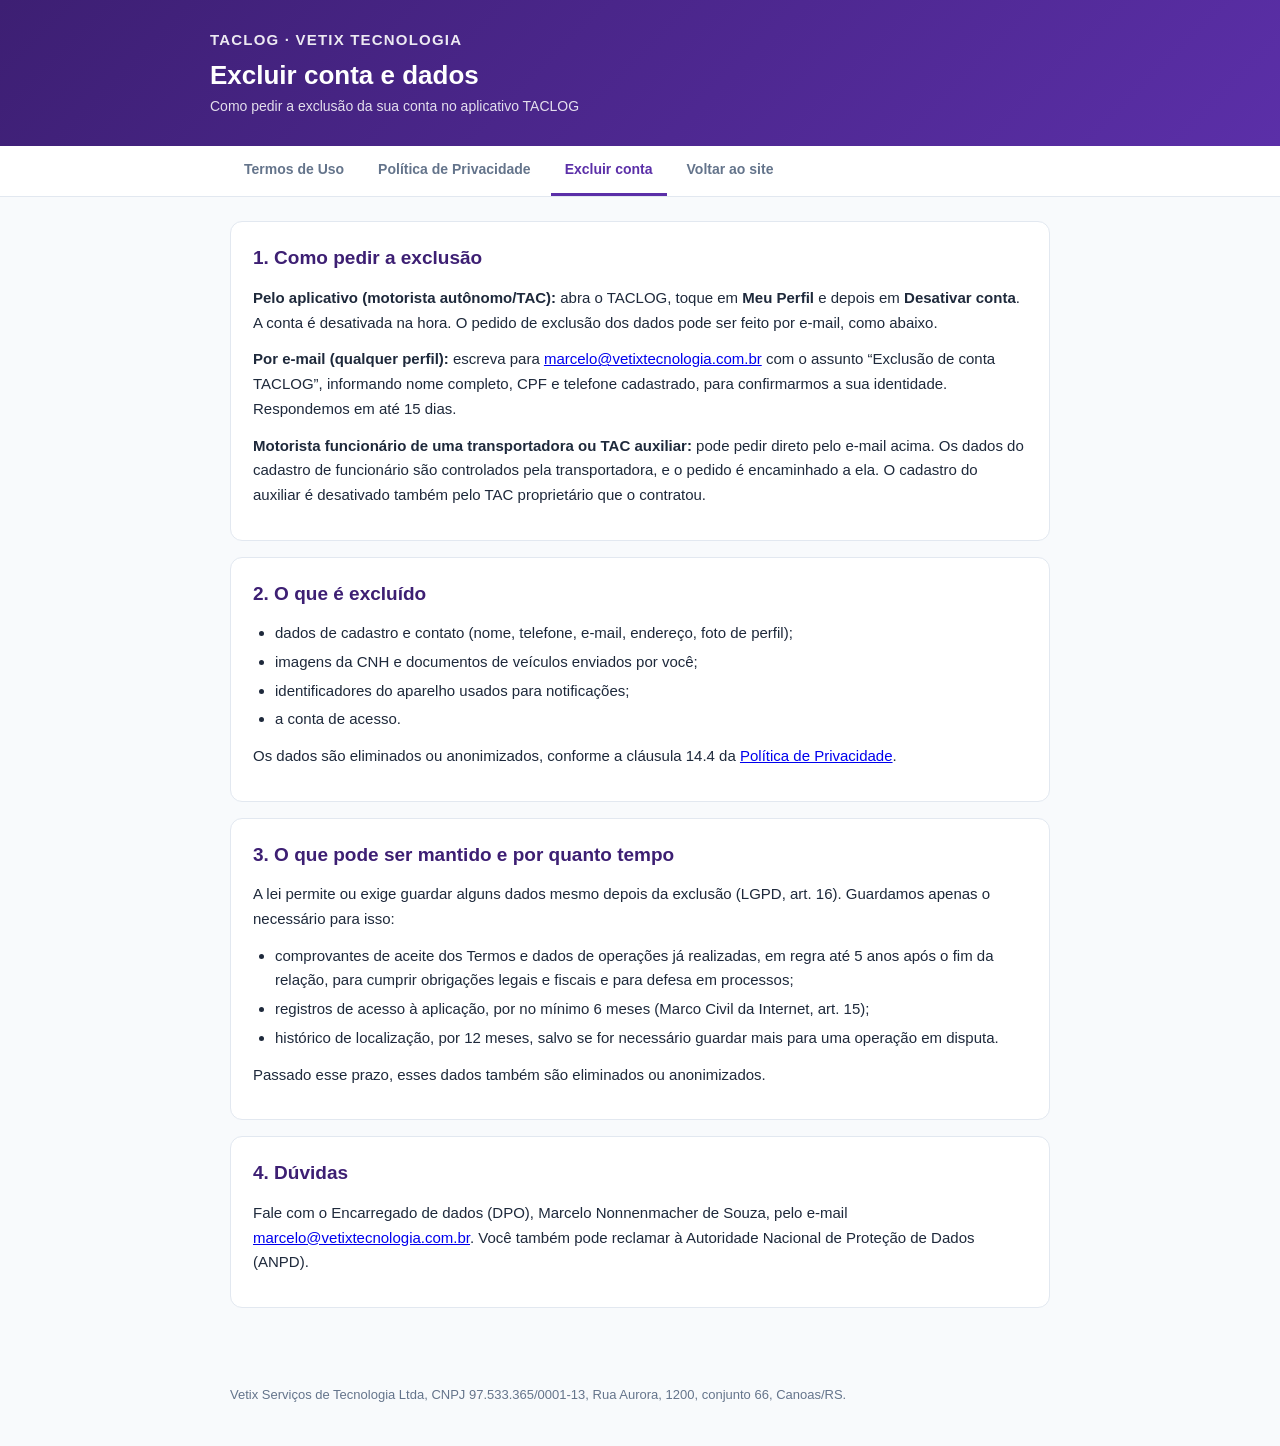
<file: excluir-conta.html>
<!DOCTYPE html>
<html lang="pt-BR">
<head>
<meta charset="utf-8">
<meta name="viewport" content="width=device-width,initial-scale=1">
<title>Excluir conta | TACLOG</title>
<meta name="description" content="Como pedir a exclusão da sua conta e dos seus dados no TACLOG">
<meta name="robots" content="index,follow">
<style>
:root{--roxo:#5b2fa8;--roxo-esc:#3d1f73;--texto:#1e293b;--suave:#64748b;--linha:#e2e8f0;--fundo:#f8fafc}
*{box-sizing:border-box}
body{margin:0;font-family:-apple-system,BlinkMacSystemFont,"Segoe UI",Roboto,Helvetica,Arial,sans-serif;color:var(--texto);background:var(--fundo);line-height:1.65}
header{background:linear-gradient(135deg,var(--roxo-esc),var(--roxo));color:#fff;padding:28px 20px}
header .in{max-width:860px;margin:0 auto}
header .marca{font-weight:800;letter-spacing:.08em;font-size:15px;opacity:.9}
header h1{margin:6px 0 4px;font-size:26px;line-height:1.25}
header p{margin:0;opacity:.85;font-size:14px}
nav{background:#fff;border-bottom:1px solid var(--linha)}
nav .in{max-width:860px;margin:0 auto;padding:0 20px;display:flex;gap:6px;flex-wrap:wrap}
nav a{padding:12px 14px;text-decoration:none;color:var(--suave);font-weight:600;font-size:14px;border-bottom:3px solid transparent}
nav a.ativo{color:var(--roxo);border-bottom-color:var(--roxo)}
main{max-width:860px;margin:0 auto;padding:24px 20px 60px}
.indice{background:#fff;border:1px solid var(--linha);border-radius:12px;padding:16px 20px;margin-bottom:28px}
.indice h2{margin:0 0 8px;font-size:15px;color:var(--suave);text-transform:uppercase;letter-spacing:.06em}
.indice ol{margin:0;padding-left:0;list-style:none;columns:2;column-gap:28px}
.indice li{font-size:14px;margin:3px 0;break-inside:avoid}
.indice a{color:var(--roxo);text-decoration:none}
section{background:#fff;border:1px solid var(--linha);border-radius:12px;padding:20px 22px;margin-bottom:16px}
section h2{margin:0 0 12px;font-size:19px;color:var(--roxo-esc)}
p{margin:0 0 12px;font-size:15px}
ul{margin:0 0 12px;padding-left:22px;font-size:15px}
li{margin:4px 0}
.tabela{overflow-x:auto;margin:0 0 14px}
table{border-collapse:collapse;width:100%;font-size:13.5px}
th{background:#f1ecfa;color:var(--roxo-esc);text-align:left}
th,td{border:1px solid var(--linha);padding:8px 10px;vertical-align:top}
footer{max-width:860px;margin:0 auto;padding:0 20px 40px;color:var(--suave);font-size:13px}
@media (max-width:640px){.indice ol{columns:1}header h1{font-size:22px}section{padding:16px}}
@media print{header{background:#fff;color:#000}nav{display:none}section{border:none;padding:0}}
</style>
</head>
<body>
<header><div class="in"><div class="marca">TACLOG · VETIX TECNOLOGIA</div><h1>Excluir conta e dados</h1><p>Como pedir a exclusão da sua conta no aplicativo TACLOG</p></div></header>
<nav><div class="in"><a href="termos.html">Termos de Uso</a><a href="privacidade.html">Política de Privacidade</a><a href="excluir-conta.html" class="ativo">Excluir conta</a><a href="/">Voltar ao site</a></div></nav>
<main>
<section><h2>1. Como pedir a exclusão</h2>
<p><strong>Pelo aplicativo (motorista autônomo/TAC):</strong> abra o TACLOG, toque em <strong>Meu Perfil</strong> e depois em <strong>Desativar conta</strong>. A conta é desativada na hora. O pedido de exclusão dos dados pode ser feito por e-mail, como abaixo.</p>
<p><strong>Por e-mail (qualquer perfil):</strong> escreva para <a href="mailto:marcelo@vetixtecnologia.com.br?subject=Exclus%C3%A3o%20de%20conta%20TACLOG">marcelo@vetixtecnologia.com.br</a> com o assunto &ldquo;Exclusão de conta TACLOG&rdquo;, informando nome completo, CPF e telefone cadastrado, para confirmarmos a sua identidade. Respondemos em até 15 dias.</p>
<p><strong>Motorista funcionário de uma transportadora ou TAC auxiliar:</strong> pode pedir direto pelo e-mail acima. Os dados do cadastro de funcionário são controlados pela transportadora, e o pedido é encaminhado a ela. O cadastro do auxiliar é desativado também pelo TAC proprietário que o contratou.</p></section>
<section><h2>2. O que é excluído</h2>
<ul><li>dados de cadastro e contato (nome, telefone, e-mail, endereço, foto de perfil);</li><li>imagens da CNH e documentos de veículos enviados por você;</li><li>identificadores do aparelho usados para notificações;</li><li>a conta de acesso.</li></ul>
<p>Os dados são eliminados ou anonimizados, conforme a cláusula 14.4 da <a href="privacidade.html">Política de Privacidade</a>.</p></section>
<section><h2>3. O que pode ser mantido e por quanto tempo</h2>
<p>A lei permite ou exige guardar alguns dados mesmo depois da exclusão (LGPD, art. 16). Guardamos apenas o necessário para isso:</p>
<ul><li>comprovantes de aceite dos Termos e dados de operações já realizadas, em regra até 5 anos após o fim da relação, para cumprir obrigações legais e fiscais e para defesa em processos;</li><li>registros de acesso à aplicação, por no mínimo 6 meses (Marco Civil da Internet, art. 15);</li><li>histórico de localização, por 12 meses, salvo se for necessário guardar mais para uma operação em disputa.</li></ul>
<p>Passado esse prazo, esses dados também são eliminados ou anonimizados.</p></section>
<section><h2>4. Dúvidas</h2>
<p>Fale com o Encarregado de dados (DPO), Marcelo Nonnenmacher de Souza, pelo e-mail <a href="mailto:marcelo@vetixtecnologia.com.br">marcelo@vetixtecnologia.com.br</a>. Você também pode reclamar à Autoridade Nacional de Proteção de Dados (ANPD).</p></section>
</main>
<footer>Vetix Serviços de Tecnologia Ltda, CNPJ 97.533.365/0001-13, Rua Aurora, 1200, conjunto 66, Canoas/RS.</footer>
</body>
</html>
</file>
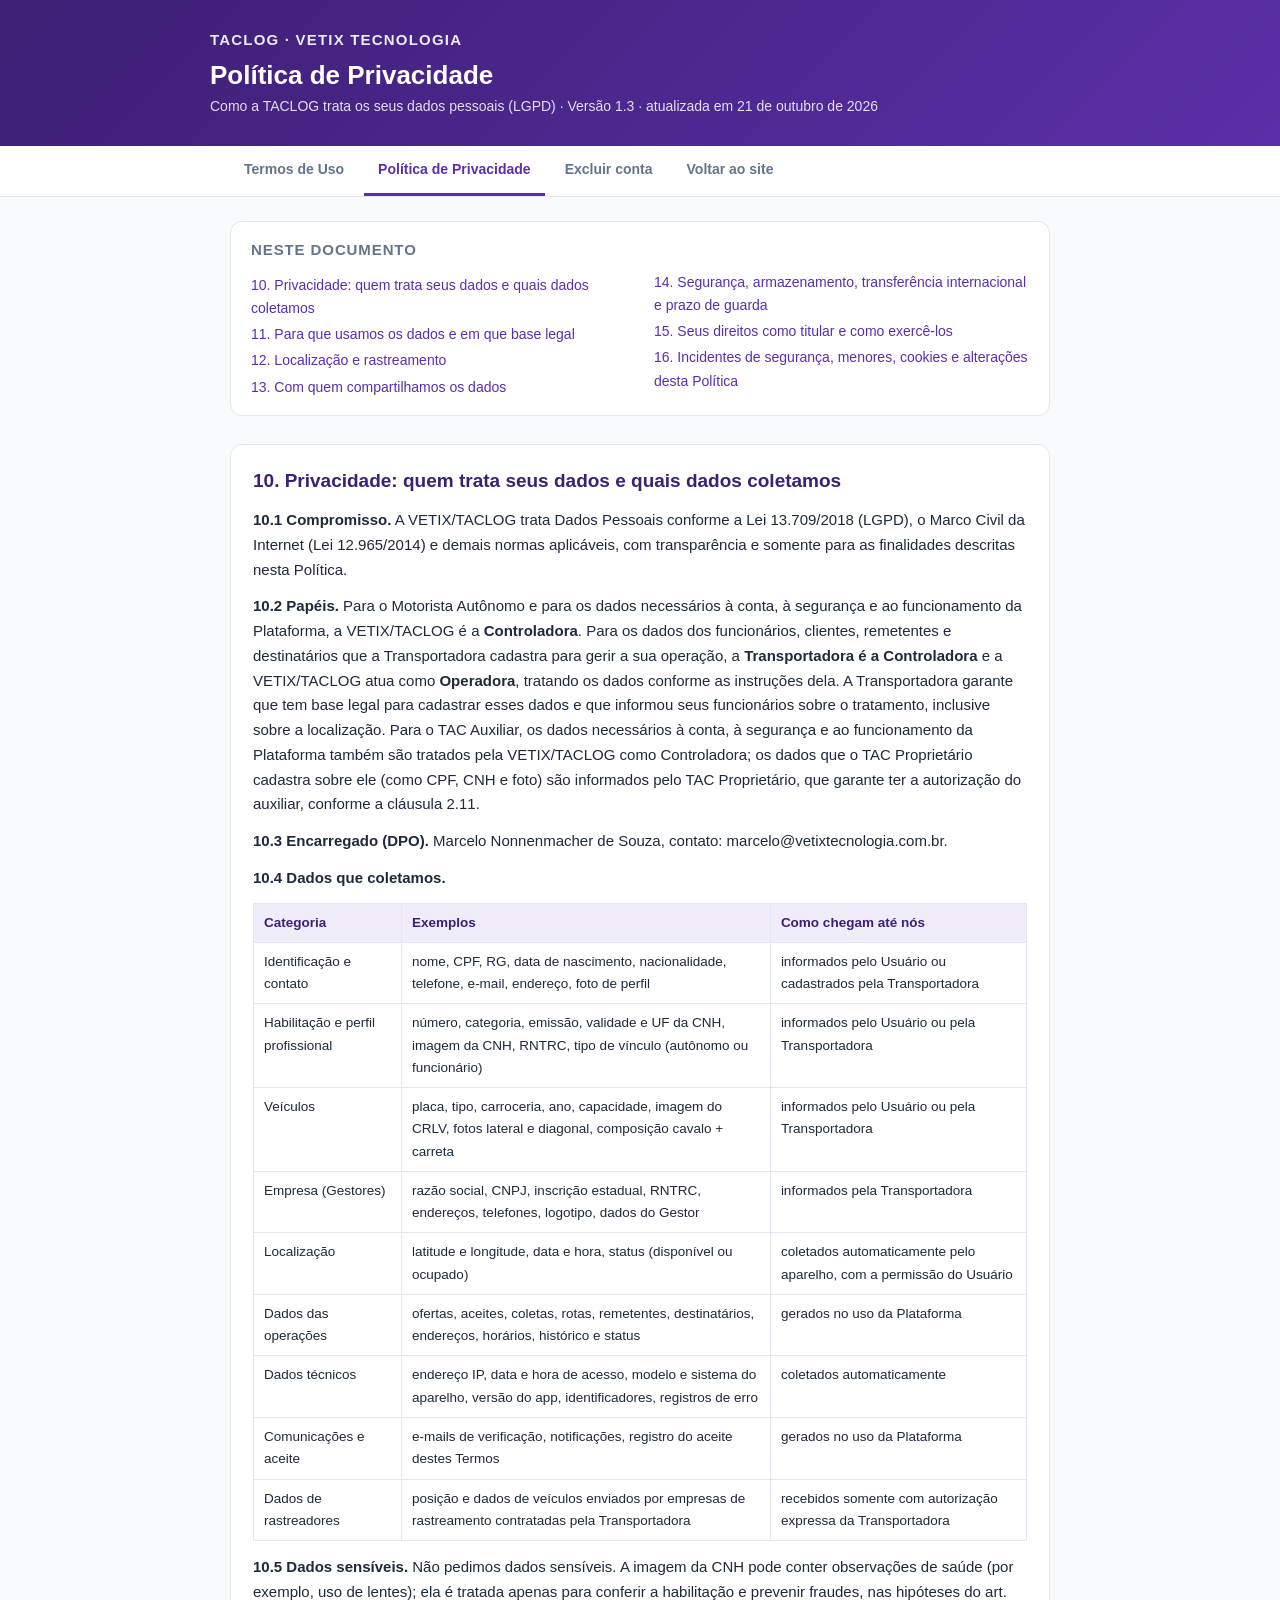
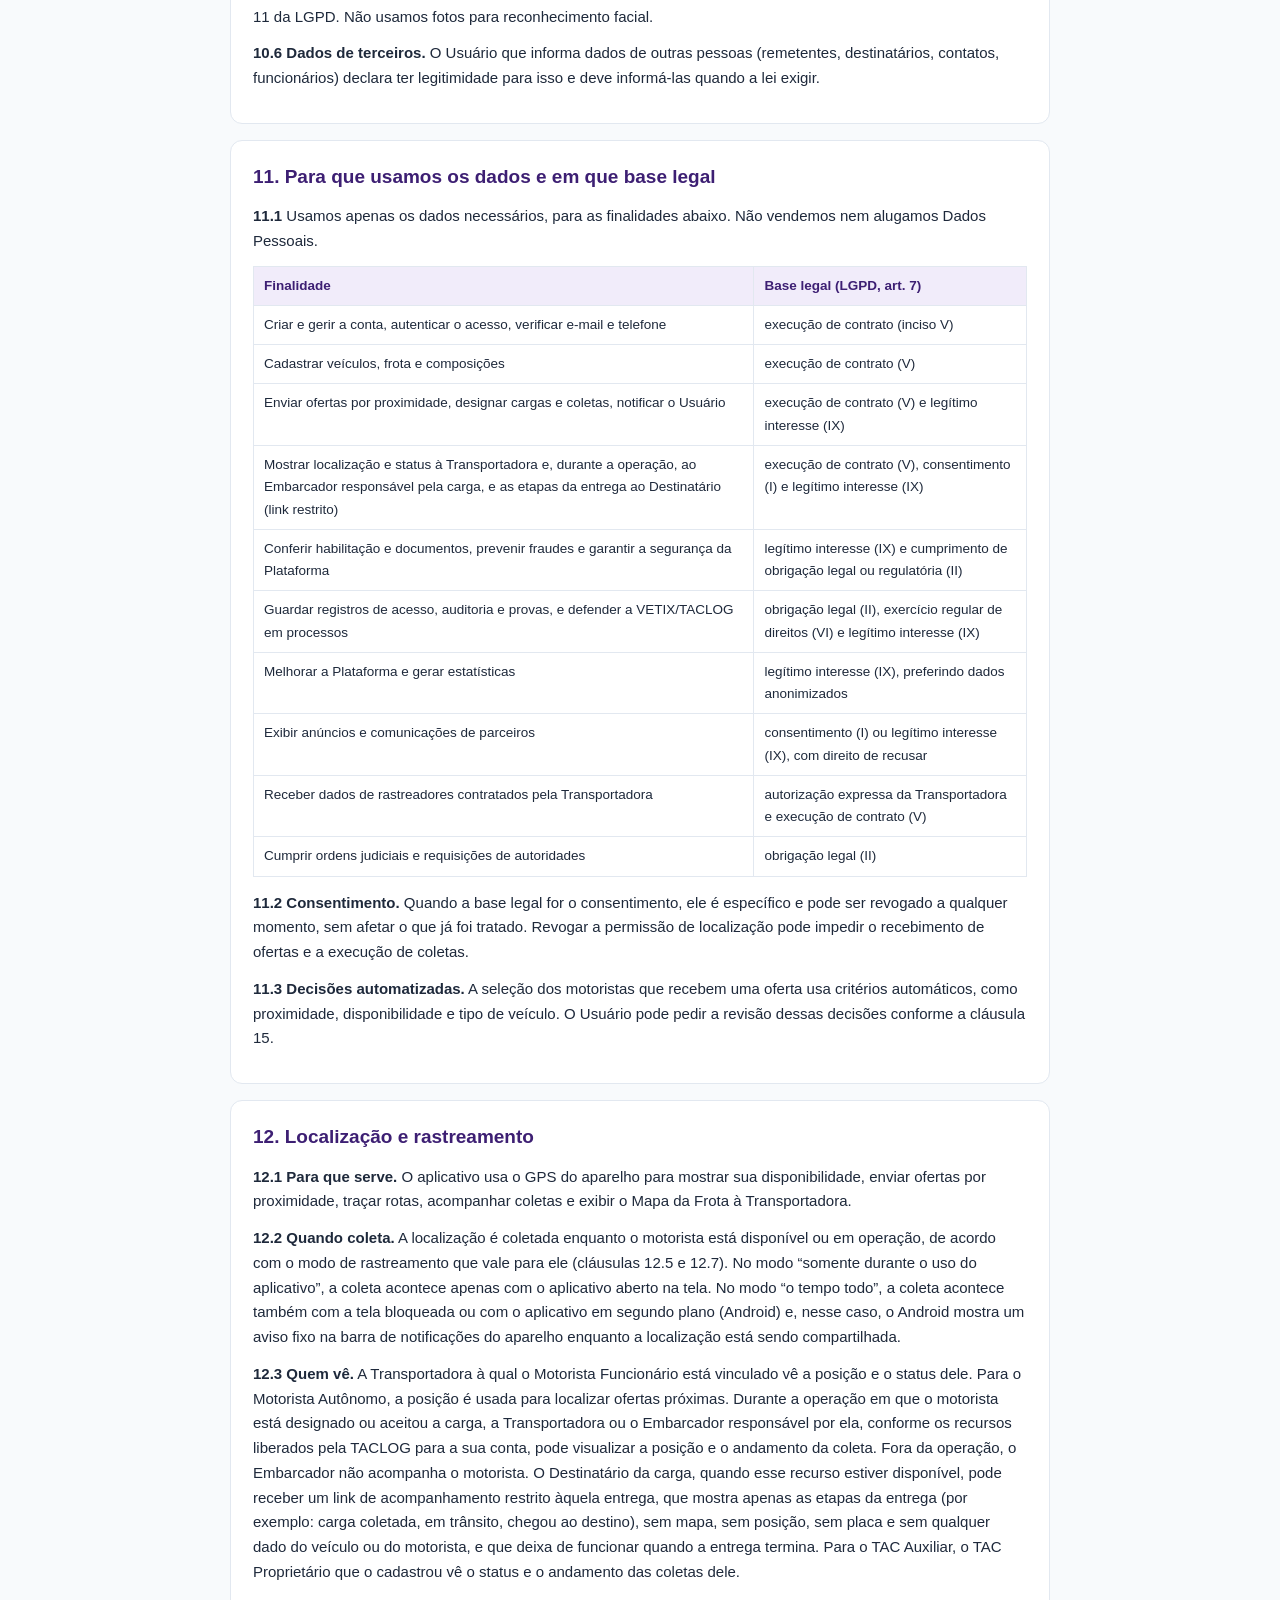
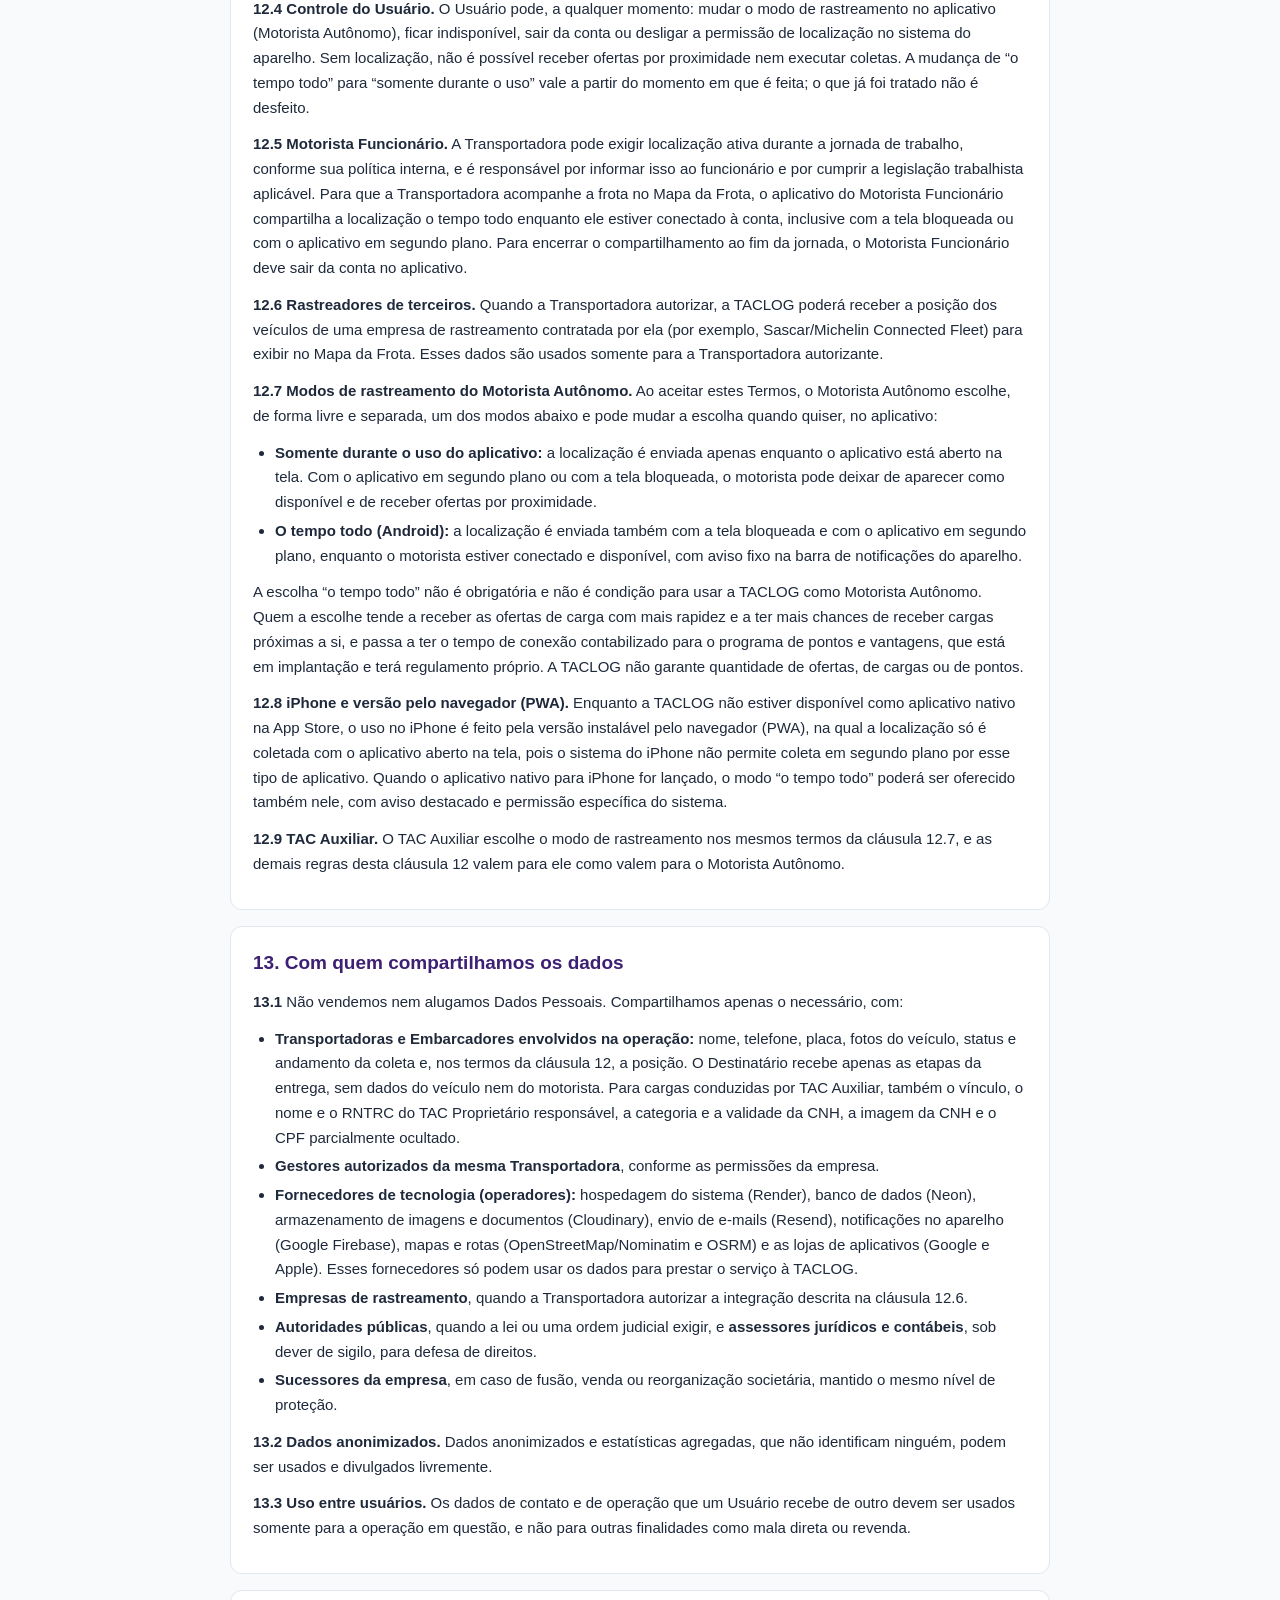
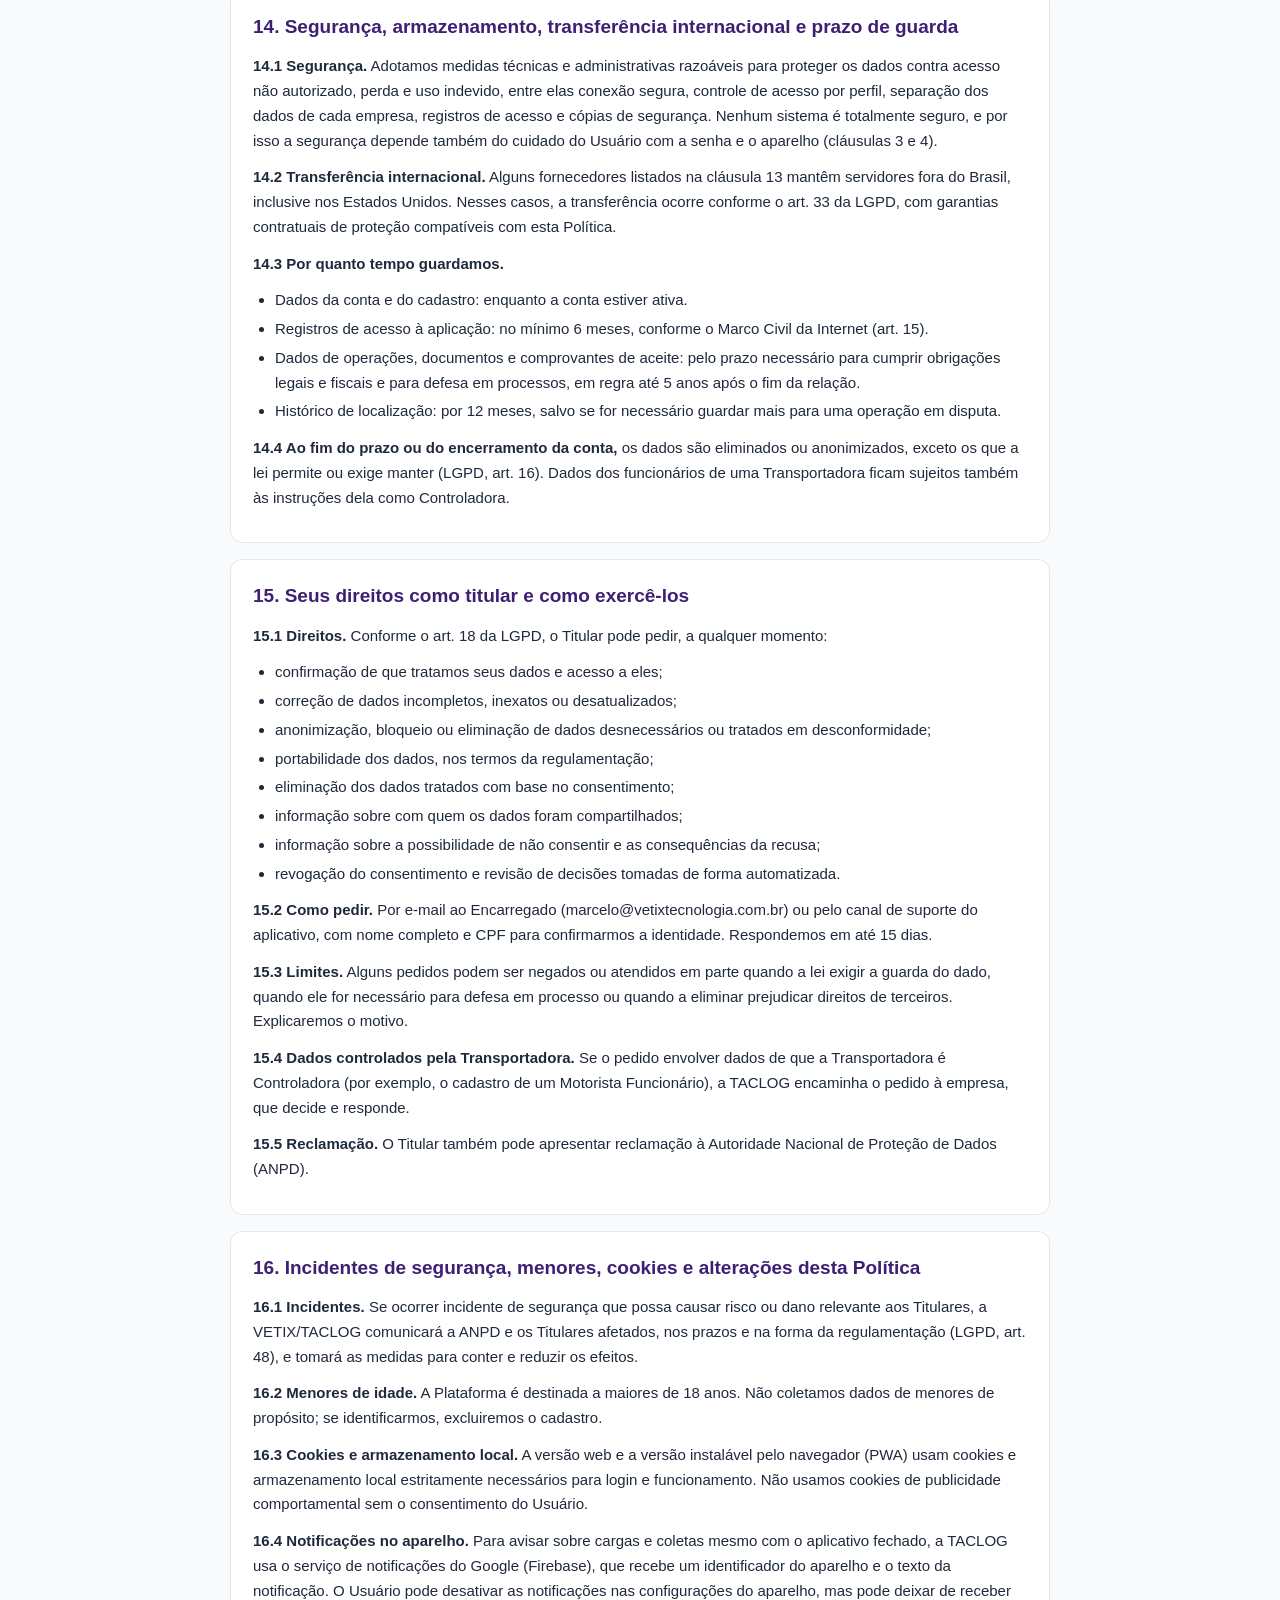
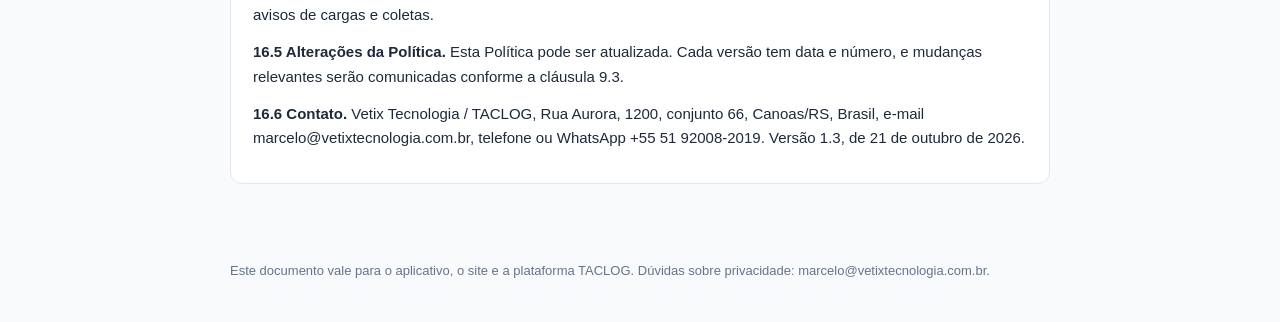
<file: privacidade.html>
<!DOCTYPE html>
<html lang="pt-BR">
<head>
<meta charset="utf-8">
<meta name="viewport" content="width=device-width,initial-scale=1">
<title>Política de Privacidade | TACLOG</title>
<meta name="description" content="Como a TACLOG trata os seus dados pessoais (LGPD)">
<meta name="robots" content="index,follow">
<style>
:root{--roxo:#5b2fa8;--roxo-esc:#3d1f73;--texto:#1e293b;--suave:#64748b;--linha:#e2e8f0;--fundo:#f8fafc}
*{box-sizing:border-box}
body{margin:0;font-family:-apple-system,BlinkMacSystemFont,"Segoe UI",Roboto,Helvetica,Arial,sans-serif;color:var(--texto);background:var(--fundo);line-height:1.65}
header{background:linear-gradient(135deg,var(--roxo-esc),var(--roxo));color:#fff;padding:28px 20px}
header .in{max-width:860px;margin:0 auto}
header .marca{font-weight:800;letter-spacing:.08em;font-size:15px;opacity:.9}
header h1{margin:6px 0 4px;font-size:26px;line-height:1.25}
header p{margin:0;opacity:.85;font-size:14px}
nav{background:#fff;border-bottom:1px solid var(--linha)}
nav .in{max-width:860px;margin:0 auto;padding:0 20px;display:flex;gap:6px;flex-wrap:wrap}
nav a{padding:12px 14px;text-decoration:none;color:var(--suave);font-weight:600;font-size:14px;border-bottom:3px solid transparent}
nav a.ativo{color:var(--roxo);border-bottom-color:var(--roxo)}
main{max-width:860px;margin:0 auto;padding:24px 20px 60px}
.indice{background:#fff;border:1px solid var(--linha);border-radius:12px;padding:16px 20px;margin-bottom:28px}
.indice h2{margin:0 0 8px;font-size:15px;color:var(--suave);text-transform:uppercase;letter-spacing:.06em}
.indice ol{margin:0;padding-left:0;list-style:none;columns:2;column-gap:28px}
.indice li{font-size:14px;margin:3px 0;break-inside:avoid}
.indice a{color:var(--roxo);text-decoration:none}
section{background:#fff;border:1px solid var(--linha);border-radius:12px;padding:20px 22px;margin-bottom:16px}
section h2{margin:0 0 12px;font-size:19px;color:var(--roxo-esc)}
p{margin:0 0 12px;font-size:15px}
ul{margin:0 0 12px;padding-left:22px;font-size:15px}
li{margin:4px 0}
.tabela{overflow-x:auto;margin:0 0 14px}
table{border-collapse:collapse;width:100%;font-size:13.5px}
th{background:#f1ecfa;color:var(--roxo-esc);text-align:left}
th,td{border:1px solid var(--linha);padding:8px 10px;vertical-align:top}
footer{max-width:860px;margin:0 auto;padding:0 20px 40px;color:var(--suave);font-size:13px}
@media (max-width:640px){.indice ol{columns:1}header h1{font-size:22px}section{padding:16px}}
@media print{header{background:#fff;color:#000}nav{display:none}section{border:none;padding:0}}
</style>
</head>
<body>
<header><div class="in"><div class="marca">TACLOG · VETIX TECNOLOGIA</div><h1>Política de Privacidade</h1><p>Como a TACLOG trata os seus dados pessoais (LGPD) · Versão 1.3 · atualizada em 21 de outubro de 2026</p></div></header>
<nav><div class="in"><a href="termos.html">Termos de Uso</a><a href="privacidade.html" class="ativo">Política de Privacidade</a><a href="excluir-conta.html">Excluir conta</a><a href="/">Voltar ao site</a></div></nav>
<main>
<div class="indice"><h2>Neste documento</h2><ol><li><a href="#c10">10. Privacidade: quem trata seus dados e quais dados coletamos</a></li><li><a href="#c11">11. Para que usamos os dados e em que base legal</a></li><li><a href="#c12">12. Localização e rastreamento</a></li><li><a href="#c13">13. Com quem compartilhamos os dados</a></li><li><a href="#c14">14. Segurança, armazenamento, transferência internacional e prazo de guarda</a></li><li><a href="#c15">15. Seus direitos como titular e como exercê-los</a></li><li><a href="#c16">16. Incidentes de segurança, menores, cookies e alterações desta Política</a></li></ol></div>
<section id="c10"><h2>10. Privacidade: quem trata seus dados e quais dados coletamos</h2><p><strong>10.1 Compromisso.</strong> A VETIX/TACLOG trata Dados Pessoais conforme a Lei 13.709/2018 (LGPD), o Marco Civil da Internet (Lei 12.965/2014) e demais normas aplicáveis, com transparência e somente para as finalidades descritas nesta Política.</p><p><strong>10.2 Papéis.</strong> Para o Motorista Autônomo e para os dados necessários à conta, à segurança e ao funcionamento da Plataforma, a VETIX/TACLOG é a <strong>Controladora</strong>. Para os dados dos funcionários, clientes, remetentes e destinatários que a Transportadora cadastra para gerir a sua operação, a <strong>Transportadora é a Controladora</strong> e a VETIX/TACLOG atua como <strong>Operadora</strong>, tratando os dados conforme as instruções dela. A Transportadora garante que tem base legal para cadastrar esses dados e que informou seus funcionários sobre o tratamento, inclusive sobre a localização. Para o TAC Auxiliar, os dados necessários à conta, à segurança e ao funcionamento da Plataforma também são tratados pela VETIX/TACLOG como Controladora; os dados que o TAC Proprietário cadastra sobre ele (como CPF, CNH e foto) são informados pelo TAC Proprietário, que garante ter a autorização do auxiliar, conforme a cláusula 2.11.</p><p><strong>10.3 Encarregado (DPO).</strong> Marcelo Nonnenmacher de Souza, contato: marcelo@vetixtecnologia.com.br.</p><p><strong>10.4 Dados que coletamos.</strong></p><div class="tabela"><table><thead><tr><th>Categoria</th><th>Exemplos</th><th>Como chegam até nós</th></tr></thead><tbody><tr><td data-label="Categoria">Identificação e contato</td><td data-label="Exemplos">nome, CPF, RG, data de nascimento, nacionalidade, telefone, e-mail, endereço, foto de perfil</td><td data-label="Como chegam até nós">informados pelo Usuário ou cadastrados pela Transportadora</td></tr><tr><td data-label="Categoria">Habilitação e perfil profissional</td><td data-label="Exemplos">número, categoria, emissão, validade e UF da CNH, imagem da CNH, RNTRC, tipo de vínculo (autônomo ou funcionário)</td><td data-label="Como chegam até nós">informados pelo Usuário ou pela Transportadora</td></tr><tr><td data-label="Categoria">Veículos</td><td data-label="Exemplos">placa, tipo, carroceria, ano, capacidade, imagem do CRLV, fotos lateral e diagonal, composição cavalo + carreta</td><td data-label="Como chegam até nós">informados pelo Usuário ou pela Transportadora</td></tr><tr><td data-label="Categoria">Empresa (Gestores)</td><td data-label="Exemplos">razão social, CNPJ, inscrição estadual, RNTRC, endereços, telefones, logotipo, dados do Gestor</td><td data-label="Como chegam até nós">informados pela Transportadora</td></tr><tr><td data-label="Categoria">Localização</td><td data-label="Exemplos">latitude e longitude, data e hora, status (disponível ou ocupado)</td><td data-label="Como chegam até nós">coletados automaticamente pelo aparelho, com a permissão do Usuário</td></tr><tr><td data-label="Categoria">Dados das operações</td><td data-label="Exemplos">ofertas, aceites, coletas, rotas, remetentes, destinatários, endereços, horários, histórico e status</td><td data-label="Como chegam até nós">gerados no uso da Plataforma</td></tr><tr><td data-label="Categoria">Dados técnicos</td><td data-label="Exemplos">endereço IP, data e hora de acesso, modelo e sistema do aparelho, versão do app, identificadores, registros de erro</td><td data-label="Como chegam até nós">coletados automaticamente</td></tr><tr><td data-label="Categoria">Comunicações e aceite</td><td data-label="Exemplos">e-mails de verificação, notificações, registro do aceite destes Termos</td><td data-label="Como chegam até nós">gerados no uso da Plataforma</td></tr><tr><td data-label="Categoria">Dados de rastreadores</td><td data-label="Exemplos">posição e dados de veículos enviados por empresas de rastreamento contratadas pela Transportadora</td><td data-label="Como chegam até nós">recebidos somente com autorização expressa da Transportadora</td></tr></tbody></table></div><p><strong>10.5 Dados sensíveis.</strong> Não pedimos dados sensíveis. A imagem da CNH pode conter observações de saúde (por exemplo, uso de lentes); ela é tratada apenas para conferir a habilitação e prevenir fraudes, nas hipóteses do art. 11 da LGPD. Não usamos fotos para reconhecimento facial.</p><p><strong>10.6 Dados de terceiros.</strong> O Usuário que informa dados de outras pessoas (remetentes, destinatários, contatos, funcionários) declara ter legitimidade para isso e deve informá-las quando a lei exigir.</p></section>
<section id="c11"><h2>11. Para que usamos os dados e em que base legal</h2><p><strong>11.1</strong> Usamos apenas os dados necessários, para as finalidades abaixo. Não vendemos nem alugamos Dados Pessoais.</p><div class="tabela"><table><thead><tr><th>Finalidade</th><th>Base legal (LGPD, art. 7)</th></tr></thead><tbody><tr><td data-label="Finalidade">Criar e gerir a conta, autenticar o acesso, verificar e-mail e telefone</td><td data-label="Base legal (LGPD, art. 7)">execução de contrato (inciso V)</td></tr><tr><td data-label="Finalidade">Cadastrar veículos, frota e composições</td><td data-label="Base legal (LGPD, art. 7)">execução de contrato (V)</td></tr><tr><td data-label="Finalidade">Enviar ofertas por proximidade, designar cargas e coletas, notificar o Usuário</td><td data-label="Base legal (LGPD, art. 7)">execução de contrato (V) e legítimo interesse (IX)</td></tr><tr><td data-label="Finalidade">Mostrar localização e status à Transportadora e, durante a operação, ao Embarcador responsável pela carga, e as etapas da entrega ao Destinatário (link restrito)</td><td data-label="Base legal (LGPD, art. 7)">execução de contrato (V), consentimento (I) e legítimo interesse (IX)</td></tr><tr><td data-label="Finalidade">Conferir habilitação e documentos, prevenir fraudes e garantir a segurança da Plataforma</td><td data-label="Base legal (LGPD, art. 7)">legítimo interesse (IX) e cumprimento de obrigação legal ou regulatória (II)</td></tr><tr><td data-label="Finalidade">Guardar registros de acesso, auditoria e provas, e defender a VETIX/TACLOG em processos</td><td data-label="Base legal (LGPD, art. 7)">obrigação legal (II), exercício regular de direitos (VI) e legítimo interesse (IX)</td></tr><tr><td data-label="Finalidade">Melhorar a Plataforma e gerar estatísticas</td><td data-label="Base legal (LGPD, art. 7)">legítimo interesse (IX), preferindo dados anonimizados</td></tr><tr><td data-label="Finalidade">Exibir anúncios e comunicações de parceiros</td><td data-label="Base legal (LGPD, art. 7)">consentimento (I) ou legítimo interesse (IX), com direito de recusar</td></tr><tr><td data-label="Finalidade">Receber dados de rastreadores contratados pela Transportadora</td><td data-label="Base legal (LGPD, art. 7)">autorização expressa da Transportadora e execução de contrato (V)</td></tr><tr><td data-label="Finalidade">Cumprir ordens judiciais e requisições de autoridades</td><td data-label="Base legal (LGPD, art. 7)">obrigação legal (II)</td></tr></tbody></table></div><p><strong>11.2 Consentimento.</strong> Quando a base legal for o consentimento, ele é específico e pode ser revogado a qualquer momento, sem afetar o que já foi tratado. Revogar a permissão de localização pode impedir o recebimento de ofertas e a execução de coletas.</p><p><strong>11.3 Decisões automatizadas.</strong> A seleção dos motoristas que recebem uma oferta usa critérios automáticos, como proximidade, disponibilidade e tipo de veículo. O Usuário pode pedir a revisão dessas decisões conforme a cláusula 15.</p></section>
<section id="c12"><h2>12. Localização e rastreamento</h2><p><strong>12.1 Para que serve.</strong> O aplicativo usa o GPS do aparelho para mostrar sua disponibilidade, enviar ofertas por proximidade, traçar rotas, acompanhar coletas e exibir o Mapa da Frota à Transportadora.</p><p><strong>12.2 Quando coleta.</strong> A localização é coletada enquanto o motorista está disponível ou em operação, de acordo com o modo de rastreamento que vale para ele (cláusulas 12.5 e 12.7). No modo “somente durante o uso do aplicativo”, a coleta acontece apenas com o aplicativo aberto na tela. No modo “o tempo todo”, a coleta acontece também com a tela bloqueada ou com o aplicativo em segundo plano (Android) e, nesse caso, o Android mostra um aviso fixo na barra de notificações do aparelho enquanto a localização está sendo compartilhada.</p><p><strong>12.3 Quem vê.</strong> A Transportadora à qual o Motorista Funcionário está vinculado vê a posição e o status dele. Para o Motorista Autônomo, a posição é usada para localizar ofertas próximas. Durante a operação em que o motorista está designado ou aceitou a carga, a Transportadora ou o Embarcador responsável por ela, conforme os recursos liberados pela TACLOG para a sua conta, pode visualizar a posição e o andamento da coleta. Fora da operação, o Embarcador não acompanha o motorista. O Destinatário da carga, quando esse recurso estiver disponível, pode receber um link de acompanhamento restrito àquela entrega, que mostra apenas as etapas da entrega (por exemplo: carga coletada, em trânsito, chegou ao destino), sem mapa, sem posição, sem placa e sem qualquer dado do veículo ou do motorista, e que deixa de funcionar quando a entrega termina. Para o TAC Auxiliar, o TAC Proprietário que o cadastrou vê o status e o andamento das coletas dele.</p><p><strong>12.4 Controle do Usuário.</strong> O Usuário pode, a qualquer momento: mudar o modo de rastreamento no aplicativo (Motorista Autônomo), ficar indisponível, sair da conta ou desligar a permissão de localização no sistema do aparelho. Sem localização, não é possível receber ofertas por proximidade nem executar coletas. A mudança de “o tempo todo” para “somente durante o uso” vale a partir do momento em que é feita; o que já foi tratado não é desfeito.</p><p><strong>12.5 Motorista Funcionário.</strong> A Transportadora pode exigir localização ativa durante a jornada de trabalho, conforme sua política interna, e é responsável por informar isso ao funcionário e por cumprir a legislação trabalhista aplicável. Para que a Transportadora acompanhe a frota no Mapa da Frota, o aplicativo do Motorista Funcionário compartilha a localização o tempo todo enquanto ele estiver conectado à conta, inclusive com a tela bloqueada ou com o aplicativo em segundo plano. Para encerrar o compartilhamento ao fim da jornada, o Motorista Funcionário deve sair da conta no aplicativo.</p><p><strong>12.6 Rastreadores de terceiros.</strong> Quando a Transportadora autorizar, a TACLOG poderá receber a posição dos veículos de uma empresa de rastreamento contratada por ela (por exemplo, Sascar/Michelin Connected Fleet) para exibir no Mapa da Frota. Esses dados são usados somente para a Transportadora autorizante.</p><p><strong>12.7 Modos de rastreamento do Motorista Autônomo.</strong> Ao aceitar estes Termos, o Motorista Autônomo escolhe, de forma livre e separada, um dos modos abaixo e pode mudar a escolha quando quiser, no aplicativo:</p><ul><li><strong>Somente durante o uso do aplicativo:</strong> a localização é enviada apenas enquanto o aplicativo está aberto na tela. Com o aplicativo em segundo plano ou com a tela bloqueada, o motorista pode deixar de aparecer como disponível e de receber ofertas por proximidade.</li><li><strong>O tempo todo (Android):</strong> a localização é enviada também com a tela bloqueada e com o aplicativo em segundo plano, enquanto o motorista estiver conectado e disponível, com aviso fixo na barra de notificações do aparelho.</li></ul><p>A escolha “o tempo todo” não é obrigatória e não é condição para usar a TACLOG como Motorista Autônomo. Quem a escolhe tende a receber as ofertas de carga com mais rapidez e a ter mais chances de receber cargas próximas a si, e passa a ter o tempo de conexão contabilizado para o programa de pontos e vantagens, que está em implantação e terá regulamento próprio. A TACLOG não garante quantidade de ofertas, de cargas ou de pontos.</p><p><strong>12.8 iPhone e versão pelo navegador (PWA).</strong> Enquanto a TACLOG não estiver disponível como aplicativo nativo na App Store, o uso no iPhone é feito pela versão instalável pelo navegador (PWA), na qual a localização só é coletada com o aplicativo aberto na tela, pois o sistema do iPhone não permite coleta em segundo plano por esse tipo de aplicativo. Quando o aplicativo nativo para iPhone for lançado, o modo “o tempo todo” poderá ser oferecido também nele, com aviso destacado e permissão específica do sistema.</p><p><strong>12.9 TAC Auxiliar.</strong> O TAC Auxiliar escolhe o modo de rastreamento nos mesmos termos da cláusula 12.7, e as demais regras desta cláusula 12 valem para ele como valem para o Motorista Autônomo.</p></section>
<section id="c13"><h2>13. Com quem compartilhamos os dados</h2><p><strong>13.1</strong> Não vendemos nem alugamos Dados Pessoais. Compartilhamos apenas o necessário, com:</p><ul><li><strong>Transportadoras e Embarcadores envolvidos na operação:</strong> nome, telefone, placa, fotos do veículo, status e andamento da coleta e, nos termos da cláusula 12, a posição. O Destinatário recebe apenas as etapas da entrega, sem dados do veículo nem do motorista. Para cargas conduzidas por TAC Auxiliar, também o vínculo, o nome e o RNTRC do TAC Proprietário responsável, a categoria e a validade da CNH, a imagem da CNH e o CPF parcialmente ocultado.</li><li><strong>Gestores autorizados da mesma Transportadora</strong>, conforme as permissões da empresa.</li><li><strong>Fornecedores de tecnologia (operadores):</strong> hospedagem do sistema (Render), banco de dados (Neon), armazenamento de imagens e documentos (Cloudinary), envio de e-mails (Resend), notificações no aparelho (Google Firebase), mapas e rotas (OpenStreetMap/Nominatim e OSRM) e as lojas de aplicativos (Google e Apple). Esses fornecedores só podem usar os dados para prestar o serviço à TACLOG.</li><li><strong>Empresas de rastreamento</strong>, quando a Transportadora autorizar a integração descrita na cláusula 12.6.</li><li><strong>Autoridades públicas</strong>, quando a lei ou uma ordem judicial exigir, e <strong>assessores jurídicos e contábeis</strong>, sob dever de sigilo, para defesa de direitos.</li><li><strong>Sucessores da empresa</strong>, em caso de fusão, venda ou reorganização societária, mantido o mesmo nível de proteção.</li></ul><p><strong>13.2 Dados anonimizados.</strong> Dados anonimizados e estatísticas agregadas, que não identificam ninguém, podem ser usados e divulgados livremente.</p><p><strong>13.3 Uso entre usuários.</strong> Os dados de contato e de operação que um Usuário recebe de outro devem ser usados somente para a operação em questão, e não para outras finalidades como mala direta ou revenda.</p></section>
<section id="c14"><h2>14. Segurança, armazenamento, transferência internacional e prazo de guarda</h2><p><strong>14.1 Segurança.</strong> Adotamos medidas técnicas e administrativas razoáveis para proteger os dados contra acesso não autorizado, perda e uso indevido, entre elas conexão segura, controle de acesso por perfil, separação dos dados de cada empresa, registros de acesso e cópias de segurança. Nenhum sistema é totalmente seguro, e por isso a segurança depende também do cuidado do Usuário com a senha e o aparelho (cláusulas 3 e 4).</p><p><strong>14.2 Transferência internacional.</strong> Alguns fornecedores listados na cláusula 13 mantêm servidores fora do Brasil, inclusive nos Estados Unidos. Nesses casos, a transferência ocorre conforme o art. 33 da LGPD, com garantias contratuais de proteção compatíveis com esta Política.</p><p><strong>14.3 Por quanto tempo guardamos.</strong></p><ul><li>Dados da conta e do cadastro: enquanto a conta estiver ativa.</li><li>Registros de acesso à aplicação: no mínimo 6 meses, conforme o Marco Civil da Internet (art. 15).</li><li>Dados de operações, documentos e comprovantes de aceite: pelo prazo necessário para cumprir obrigações legais e fiscais e para defesa em processos, em regra até 5 anos após o fim da relação.</li><li>Histórico de localização: por 12 meses, salvo se for necessário guardar mais para uma operação em disputa.</li></ul><p><strong>14.4 Ao fim do prazo ou do encerramento da conta,</strong> os dados são eliminados ou anonimizados, exceto os que a lei permite ou exige manter (LGPD, art. 16). Dados dos funcionários de uma Transportadora ficam sujeitos também às instruções dela como Controladora.</p></section>
<section id="c15"><h2>15. Seus direitos como titular e como exercê-los</h2><p><strong>15.1 Direitos.</strong> Conforme o art. 18 da LGPD, o Titular pode pedir, a qualquer momento:</p><ul><li>confirmação de que tratamos seus dados e acesso a eles;</li><li>correção de dados incompletos, inexatos ou desatualizados;</li><li>anonimização, bloqueio ou eliminação de dados desnecessários ou tratados em desconformidade;</li><li>portabilidade dos dados, nos termos da regulamentação;</li><li>eliminação dos dados tratados com base no consentimento;</li><li>informação sobre com quem os dados foram compartilhados;</li><li>informação sobre a possibilidade de não consentir e as consequências da recusa;</li><li>revogação do consentimento e revisão de decisões tomadas de forma automatizada.</li></ul><p><strong>15.2 Como pedir.</strong> Por e-mail ao Encarregado (marcelo@vetixtecnologia.com.br) ou pelo canal de suporte do aplicativo, com nome completo e CPF para confirmarmos a identidade. Respondemos em até 15 dias.</p><p><strong>15.3 Limites.</strong> Alguns pedidos podem ser negados ou atendidos em parte quando a lei exigir a guarda do dado, quando ele for necessário para defesa em processo ou quando a eliminar prejudicar direitos de terceiros. Explicaremos o motivo.</p><p><strong>15.4 Dados controlados pela Transportadora.</strong> Se o pedido envolver dados de que a Transportadora é Controladora (por exemplo, o cadastro de um Motorista Funcionário), a TACLOG encaminha o pedido à empresa, que decide e responde.</p><p><strong>15.5 Reclamação.</strong> O Titular também pode apresentar reclamação à Autoridade Nacional de Proteção de Dados (ANPD).</p></section>
<section id="c16"><h2>16. Incidentes de segurança, menores, cookies e alterações desta Política</h2><p><strong>16.1 Incidentes.</strong> Se ocorrer incidente de segurança que possa causar risco ou dano relevante aos Titulares, a VETIX/TACLOG comunicará a ANPD e os Titulares afetados, nos prazos e na forma da regulamentação (LGPD, art. 48), e tomará as medidas para conter e reduzir os efeitos.</p><p><strong>16.2 Menores de idade.</strong> A Plataforma é destinada a maiores de 18 anos. Não coletamos dados de menores de propósito; se identificarmos, excluiremos o cadastro.</p><p><strong>16.3 Cookies e armazenamento local.</strong> A versão web e a versão instalável pelo navegador (PWA) usam cookies e armazenamento local estritamente necessários para login e funcionamento. Não usamos cookies de publicidade comportamental sem o consentimento do Usuário.</p><p><strong>16.4 Notificações no aparelho.</strong> Para avisar sobre cargas e coletas mesmo com o aplicativo fechado, a TACLOG usa o serviço de notificações do Google (Firebase), que recebe um identificador do aparelho e o texto da notificação. O Usuário pode desativar as notificações nas configurações do aparelho, mas pode deixar de receber avisos de cargas e coletas.</p><p><strong>16.5 Alterações da Política.</strong> Esta Política pode ser atualizada. Cada versão tem data e número, e mudanças relevantes serão comunicadas conforme a cláusula 9.3.</p><p><strong>16.6 Contato.</strong> Vetix Tecnologia / TACLOG, Rua Aurora, 1200, conjunto 66, Canoas/RS, Brasil, e-mail marcelo@vetixtecnologia.com.br, telefone ou WhatsApp +55 51 92008-2019. Versão 1.3, de 21 de outubro de 2026.</p></section>
</main>
<footer>Este documento vale para o aplicativo, o site e a plataforma TACLOG. Dúvidas sobre privacidade: marcelo@vetixtecnologia.com.br.</footer>
</body>
</html>
</file>
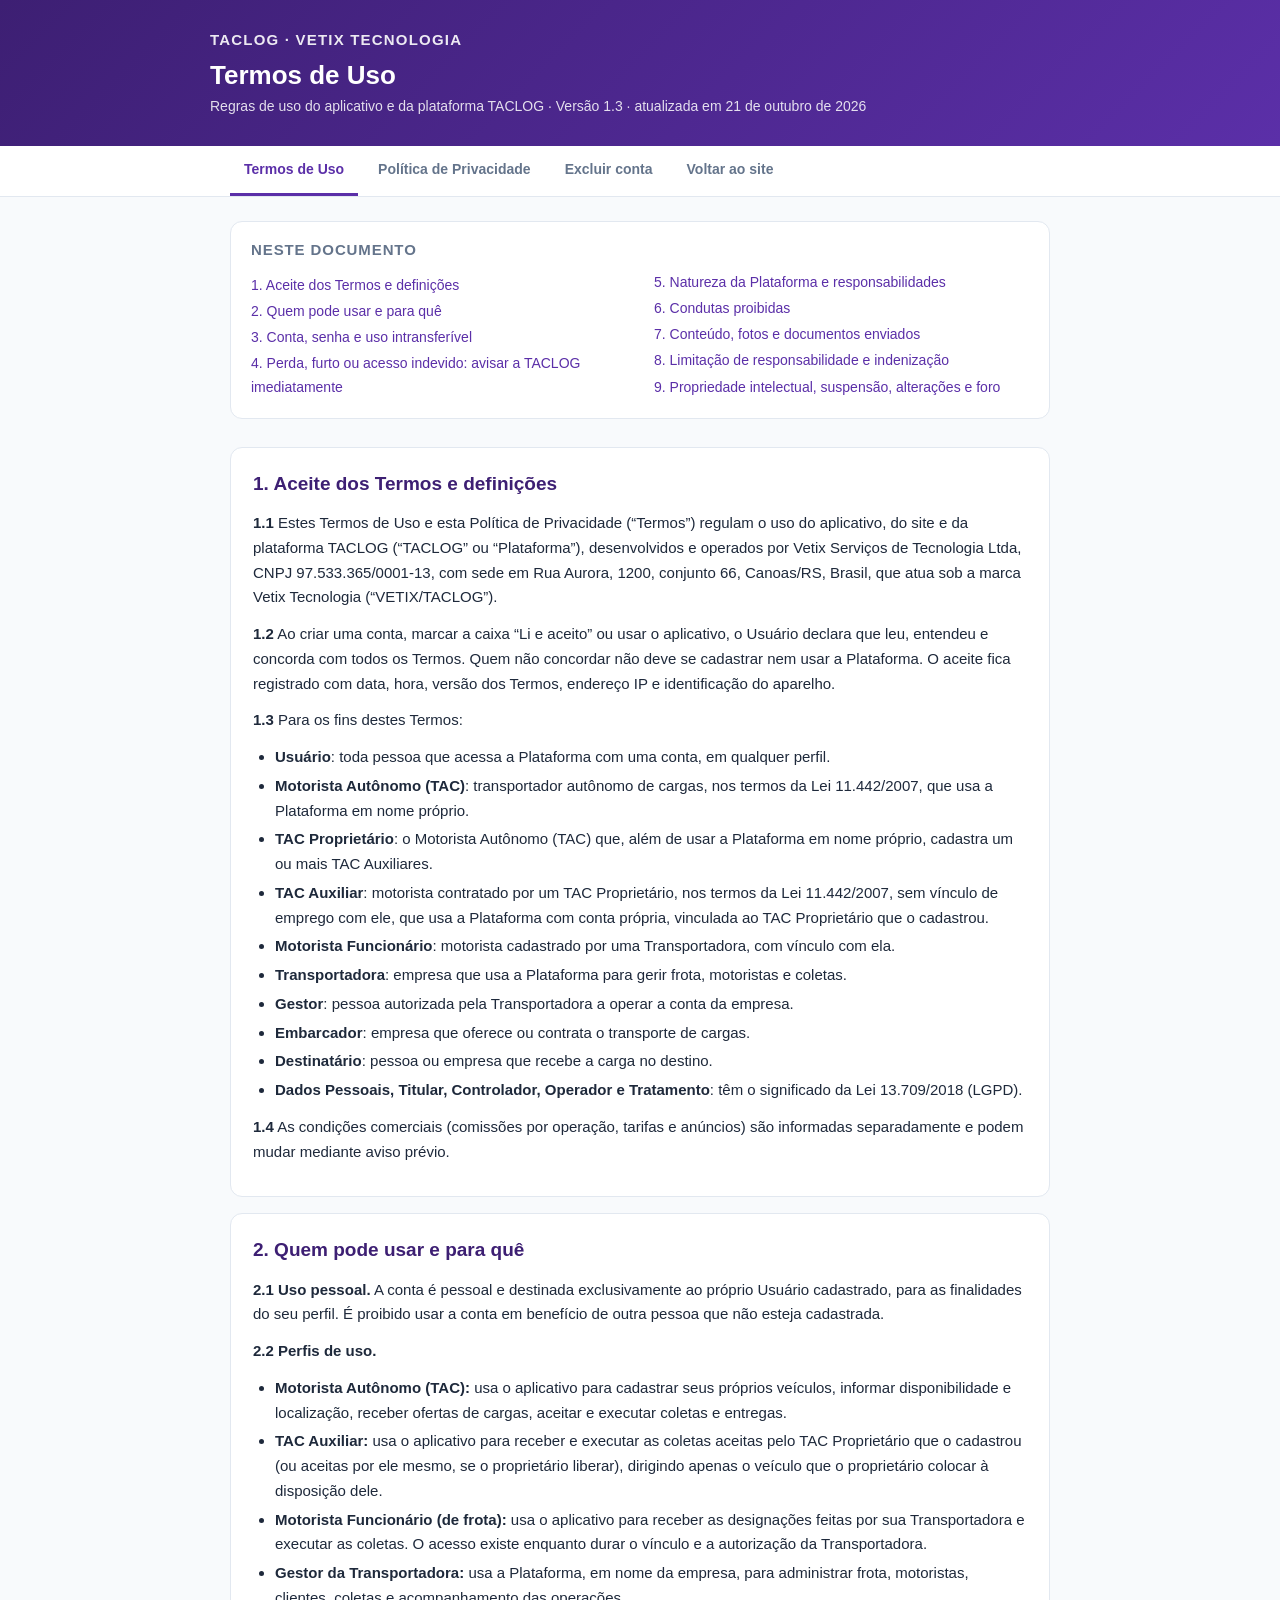
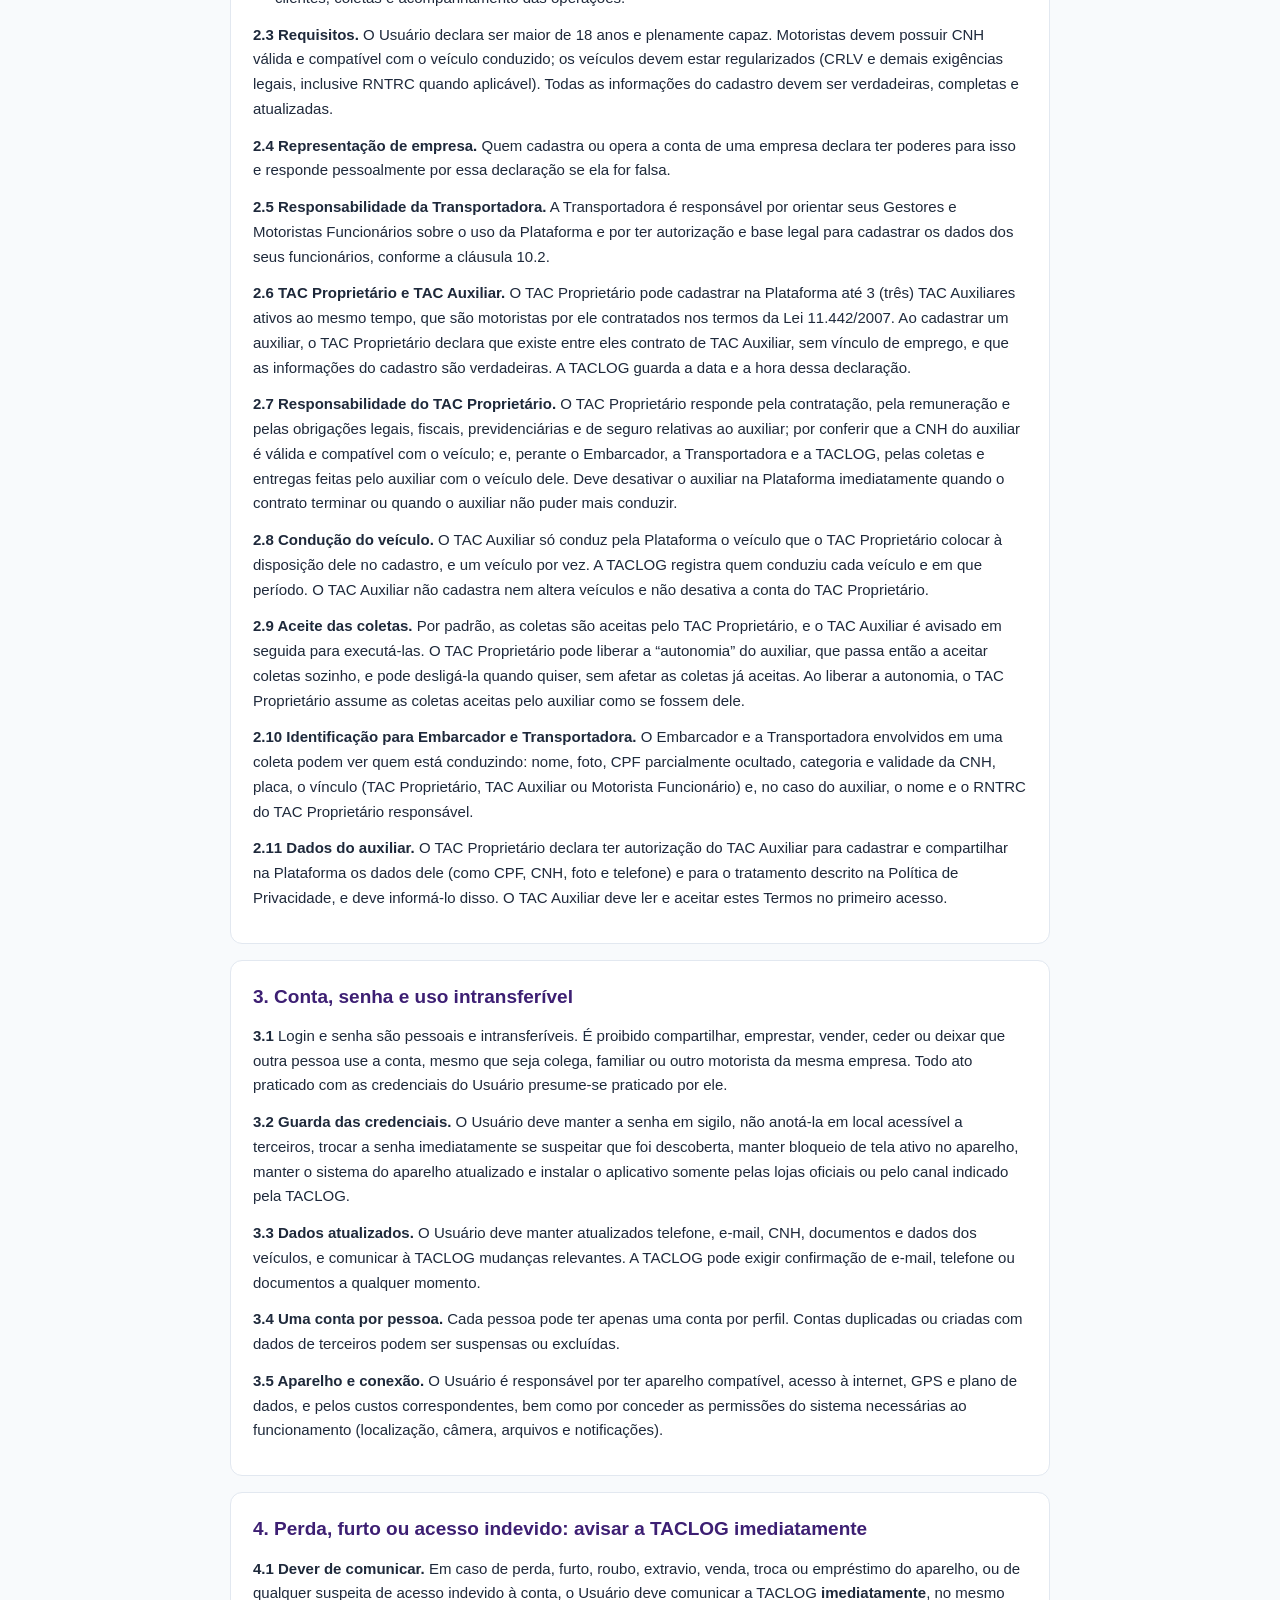
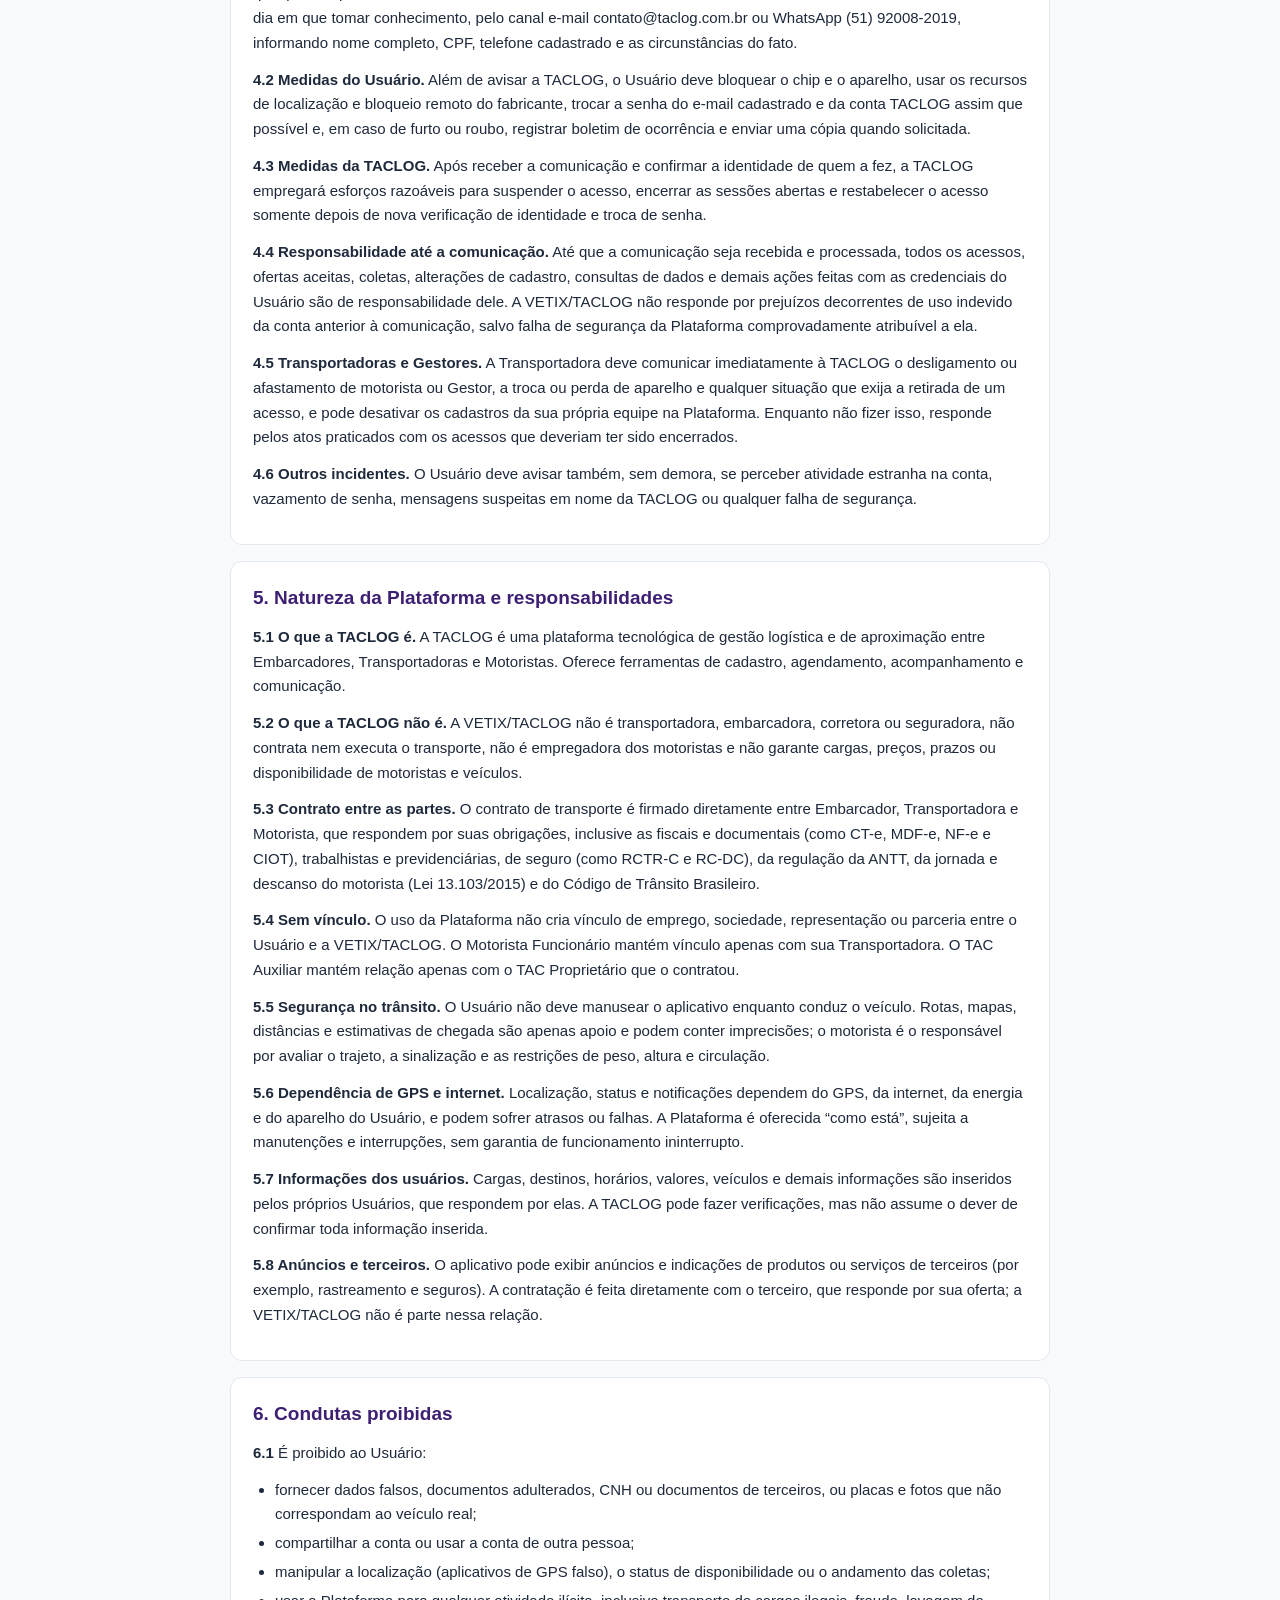
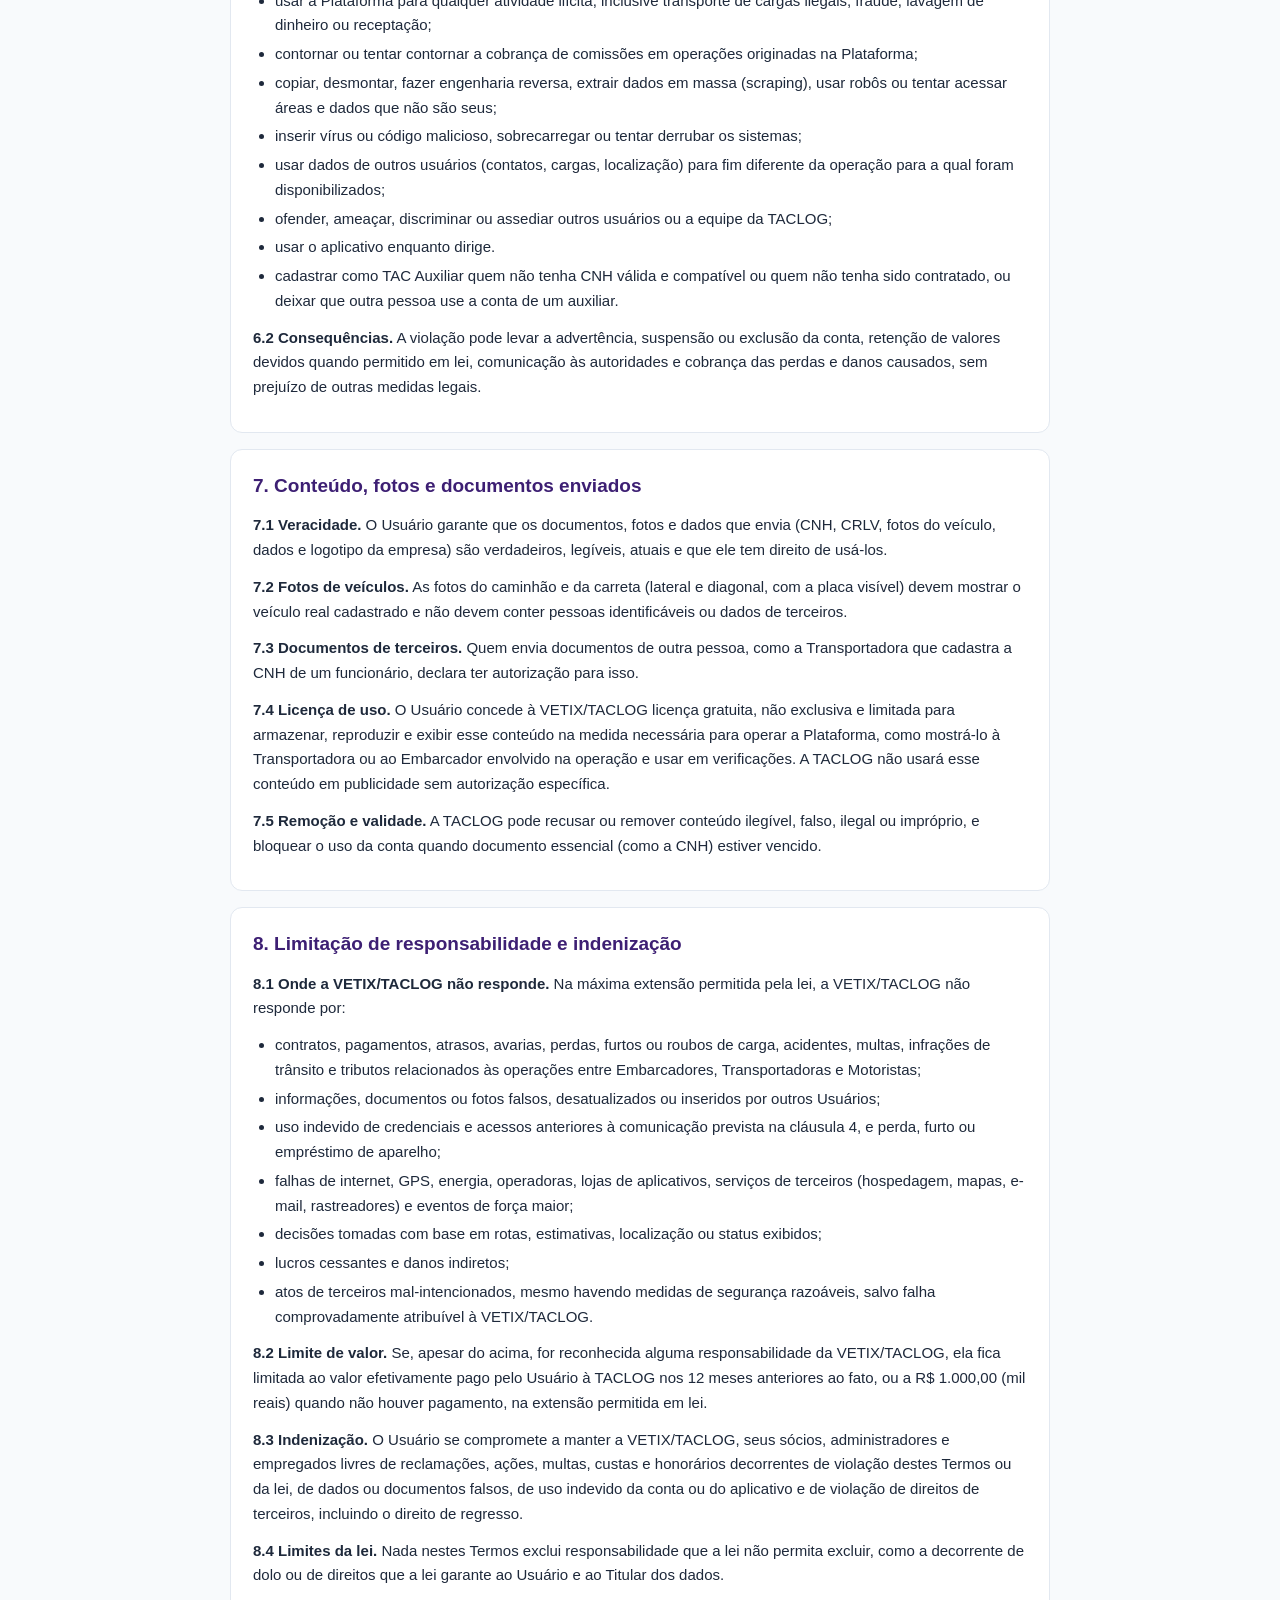
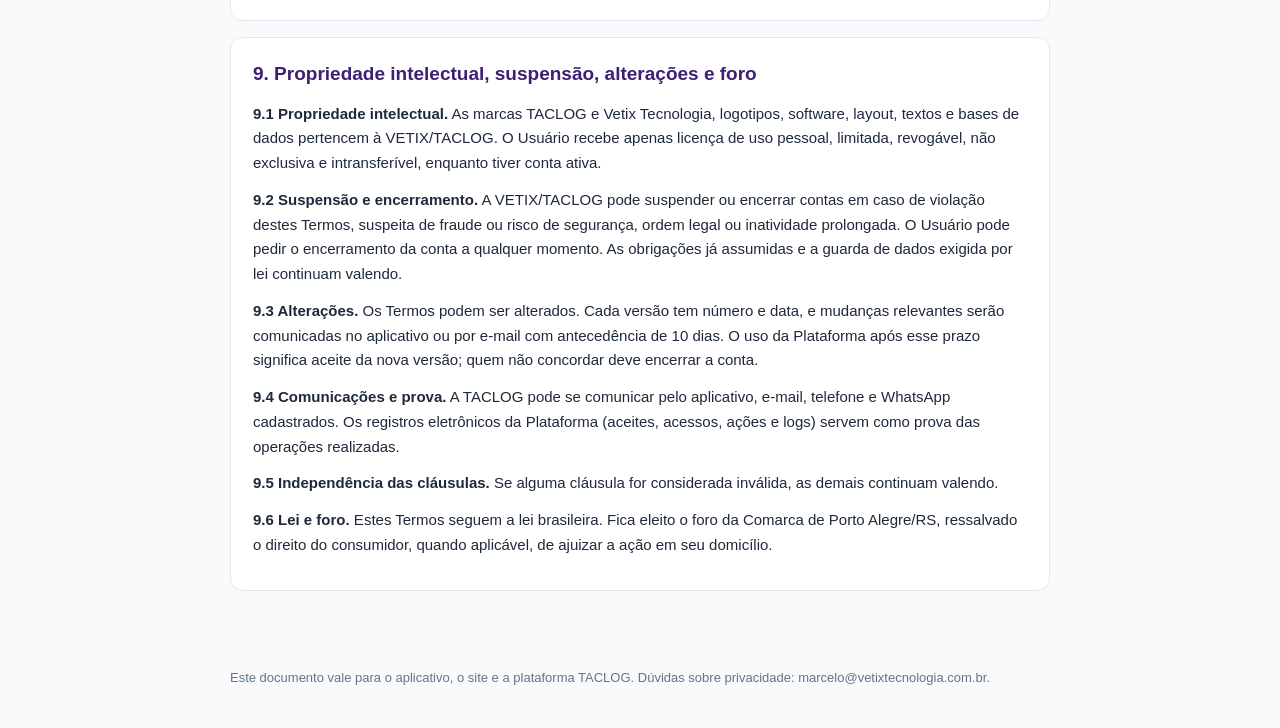
<file: termos.html>
<!DOCTYPE html>
<html lang="pt-BR">
<head>
<meta charset="utf-8">
<meta name="viewport" content="width=device-width,initial-scale=1">
<title>Termos de Uso | TACLOG</title>
<meta name="description" content="Regras de uso do aplicativo e da plataforma TACLOG">
<meta name="robots" content="index,follow">
<style>
:root{--roxo:#5b2fa8;--roxo-esc:#3d1f73;--texto:#1e293b;--suave:#64748b;--linha:#e2e8f0;--fundo:#f8fafc}
*{box-sizing:border-box}
body{margin:0;font-family:-apple-system,BlinkMacSystemFont,"Segoe UI",Roboto,Helvetica,Arial,sans-serif;color:var(--texto);background:var(--fundo);line-height:1.65}
header{background:linear-gradient(135deg,var(--roxo-esc),var(--roxo));color:#fff;padding:28px 20px}
header .in{max-width:860px;margin:0 auto}
header .marca{font-weight:800;letter-spacing:.08em;font-size:15px;opacity:.9}
header h1{margin:6px 0 4px;font-size:26px;line-height:1.25}
header p{margin:0;opacity:.85;font-size:14px}
nav{background:#fff;border-bottom:1px solid var(--linha)}
nav .in{max-width:860px;margin:0 auto;padding:0 20px;display:flex;gap:6px;flex-wrap:wrap}
nav a{padding:12px 14px;text-decoration:none;color:var(--suave);font-weight:600;font-size:14px;border-bottom:3px solid transparent}
nav a.ativo{color:var(--roxo);border-bottom-color:var(--roxo)}
main{max-width:860px;margin:0 auto;padding:24px 20px 60px}
.indice{background:#fff;border:1px solid var(--linha);border-radius:12px;padding:16px 20px;margin-bottom:28px}
.indice h2{margin:0 0 8px;font-size:15px;color:var(--suave);text-transform:uppercase;letter-spacing:.06em}
.indice ol{margin:0;padding-left:0;list-style:none;columns:2;column-gap:28px}
.indice li{font-size:14px;margin:3px 0;break-inside:avoid}
.indice a{color:var(--roxo);text-decoration:none}
section{background:#fff;border:1px solid var(--linha);border-radius:12px;padding:20px 22px;margin-bottom:16px}
section h2{margin:0 0 12px;font-size:19px;color:var(--roxo-esc)}
p{margin:0 0 12px;font-size:15px}
ul{margin:0 0 12px;padding-left:22px;font-size:15px}
li{margin:4px 0}
.tabela{overflow-x:auto;margin:0 0 14px}
table{border-collapse:collapse;width:100%;font-size:13.5px}
th{background:#f1ecfa;color:var(--roxo-esc);text-align:left}
th,td{border:1px solid var(--linha);padding:8px 10px;vertical-align:top}
footer{max-width:860px;margin:0 auto;padding:0 20px 40px;color:var(--suave);font-size:13px}
@media (max-width:640px){.indice ol{columns:1}header h1{font-size:22px}section{padding:16px}}
@media print{header{background:#fff;color:#000}nav{display:none}section{border:none;padding:0}}
</style>
</head>
<body>
<header><div class="in"><div class="marca">TACLOG · VETIX TECNOLOGIA</div><h1>Termos de Uso</h1><p>Regras de uso do aplicativo e da plataforma TACLOG · Versão 1.3 · atualizada em 21 de outubro de 2026</p></div></header>
<nav><div class="in"><a href="termos.html" class="ativo">Termos de Uso</a><a href="privacidade.html">Política de Privacidade</a><a href="excluir-conta.html">Excluir conta</a><a href="/">Voltar ao site</a></div></nav>
<main>
<div class="indice"><h2>Neste documento</h2><ol><li><a href="#c1">1. Aceite dos Termos e definições</a></li><li><a href="#c2">2. Quem pode usar e para quê</a></li><li><a href="#c3">3. Conta, senha e uso intransferível</a></li><li><a href="#c4">4. Perda, furto ou acesso indevido: avisar a TACLOG imediatamente</a></li><li><a href="#c5">5. Natureza da Plataforma e responsabilidades</a></li><li><a href="#c6">6. Condutas proibidas</a></li><li><a href="#c7">7. Conteúdo, fotos e documentos enviados</a></li><li><a href="#c8">8. Limitação de responsabilidade e indenização</a></li><li><a href="#c9">9. Propriedade intelectual, suspensão, alterações e foro</a></li></ol></div>
<section id="c1"><h2>1. Aceite dos Termos e definições</h2><p><strong>1.1</strong> Estes Termos de Uso e esta Política de Privacidade (“Termos”) regulam o uso do aplicativo, do site e da plataforma TACLOG (“TACLOG” ou “Plataforma”), desenvolvidos e operados por Vetix Serviços de Tecnologia Ltda, CNPJ 97.533.365/0001-13, com sede em Rua Aurora, 1200, conjunto 66, Canoas/RS, Brasil, que atua sob a marca Vetix Tecnologia (“VETIX/TACLOG”).</p><p><strong>1.2</strong> Ao criar uma conta, marcar a caixa “Li e aceito” ou usar o aplicativo, o Usuário declara que leu, entendeu e concorda com todos os Termos. Quem não concordar não deve se cadastrar nem usar a Plataforma. O aceite fica registrado com data, hora, versão dos Termos, endereço IP e identificação do aparelho.</p><p><strong>1.3</strong> Para os fins destes Termos:</p><ul><li><strong>Usuário</strong>: toda pessoa que acessa a Plataforma com uma conta, em qualquer perfil.</li><li><strong>Motorista Autônomo (TAC)</strong>: transportador autônomo de cargas, nos termos da Lei 11.442/2007, que usa a Plataforma em nome próprio.</li><li><strong>TAC Proprietário</strong>: o Motorista Autônomo (TAC) que, além de usar a Plataforma em nome próprio, cadastra um ou mais TAC Auxiliares.</li><li><strong>TAC Auxiliar</strong>: motorista contratado por um TAC Proprietário, nos termos da Lei 11.442/2007, sem vínculo de emprego com ele, que usa a Plataforma com conta própria, vinculada ao TAC Proprietário que o cadastrou.</li><li><strong>Motorista Funcionário</strong>: motorista cadastrado por uma Transportadora, com vínculo com ela.</li><li><strong>Transportadora</strong>: empresa que usa a Plataforma para gerir frota, motoristas e coletas.</li><li><strong>Gestor</strong>: pessoa autorizada pela Transportadora a operar a conta da empresa.</li><li><strong>Embarcador</strong>: empresa que oferece ou contrata o transporte de cargas.</li><li><strong>Destinatário</strong>: pessoa ou empresa que recebe a carga no destino.</li><li><strong>Dados Pessoais, Titular, Controlador, Operador e Tratamento</strong>: têm o significado da Lei 13.709/2018 (LGPD).</li></ul><p><strong>1.4</strong> As condições comerciais (comissões por operação, tarifas e anúncios) são informadas separadamente e podem mudar mediante aviso prévio.</p></section>
<section id="c2"><h2>2. Quem pode usar e para quê</h2><p><strong>2.1 Uso pessoal.</strong> A conta é pessoal e destinada exclusivamente ao próprio Usuário cadastrado, para as finalidades do seu perfil. É proibido usar a conta em benefício de outra pessoa que não esteja cadastrada.</p><p><strong>2.2 Perfis de uso.</strong></p><ul><li><strong>Motorista Autônomo (TAC):</strong> usa o aplicativo para cadastrar seus próprios veículos, informar disponibilidade e localização, receber ofertas de cargas, aceitar e executar coletas e entregas.</li><li><strong>TAC Auxiliar:</strong> usa o aplicativo para receber e executar as coletas aceitas pelo TAC Proprietário que o cadastrou (ou aceitas por ele mesmo, se o proprietário liberar), dirigindo apenas o veículo que o proprietário colocar à disposição dele.</li><li><strong>Motorista Funcionário (de frota):</strong> usa o aplicativo para receber as designações feitas por sua Transportadora e executar as coletas. O acesso existe enquanto durar o vínculo e a autorização da Transportadora.</li><li><strong>Gestor da Transportadora:</strong> usa a Plataforma, em nome da empresa, para administrar frota, motoristas, clientes, coletas e acompanhamento das operações.</li></ul><p><strong>2.3 Requisitos.</strong> O Usuário declara ser maior de 18 anos e plenamente capaz. Motoristas devem possuir CNH válida e compatível com o veículo conduzido; os veículos devem estar regularizados (CRLV e demais exigências legais, inclusive RNTRC quando aplicável). Todas as informações do cadastro devem ser verdadeiras, completas e atualizadas.</p><p><strong>2.4 Representação de empresa.</strong> Quem cadastra ou opera a conta de uma empresa declara ter poderes para isso e responde pessoalmente por essa declaração se ela for falsa.</p><p><strong>2.5 Responsabilidade da Transportadora.</strong> A Transportadora é responsável por orientar seus Gestores e Motoristas Funcionários sobre o uso da Plataforma e por ter autorização e base legal para cadastrar os dados dos seus funcionários, conforme a cláusula 10.2.</p><p><strong>2.6 TAC Proprietário e TAC Auxiliar.</strong> O TAC Proprietário pode cadastrar na Plataforma até 3 (três) TAC Auxiliares ativos ao mesmo tempo, que são motoristas por ele contratados nos termos da Lei 11.442/2007. Ao cadastrar um auxiliar, o TAC Proprietário declara que existe entre eles contrato de TAC Auxiliar, sem vínculo de emprego, e que as informações do cadastro são verdadeiras. A TACLOG guarda a data e a hora dessa declaração.</p><p><strong>2.7 Responsabilidade do TAC Proprietário.</strong> O TAC Proprietário responde pela contratação, pela remuneração e pelas obrigações legais, fiscais, previdenciárias e de seguro relativas ao auxiliar; por conferir que a CNH do auxiliar é válida e compatível com o veículo; e, perante o Embarcador, a Transportadora e a TACLOG, pelas coletas e entregas feitas pelo auxiliar com o veículo dele. Deve desativar o auxiliar na Plataforma imediatamente quando o contrato terminar ou quando o auxiliar não puder mais conduzir.</p><p><strong>2.8 Condução do veículo.</strong> O TAC Auxiliar só conduz pela Plataforma o veículo que o TAC Proprietário colocar à disposição dele no cadastro, e um veículo por vez. A TACLOG registra quem conduziu cada veículo e em que período. O TAC Auxiliar não cadastra nem altera veículos e não desativa a conta do TAC Proprietário.</p><p><strong>2.9 Aceite das coletas.</strong> Por padrão, as coletas são aceitas pelo TAC Proprietário, e o TAC Auxiliar é avisado em seguida para executá-las. O TAC Proprietário pode liberar a “autonomia” do auxiliar, que passa então a aceitar coletas sozinho, e pode desligá-la quando quiser, sem afetar as coletas já aceitas. Ao liberar a autonomia, o TAC Proprietário assume as coletas aceitas pelo auxiliar como se fossem dele.</p><p><strong>2.10 Identificação para Embarcador e Transportadora.</strong> O Embarcador e a Transportadora envolvidos em uma coleta podem ver quem está conduzindo: nome, foto, CPF parcialmente ocultado, categoria e validade da CNH, placa, o vínculo (TAC Proprietário, TAC Auxiliar ou Motorista Funcionário) e, no caso do auxiliar, o nome e o RNTRC do TAC Proprietário responsável.</p><p><strong>2.11 Dados do auxiliar.</strong> O TAC Proprietário declara ter autorização do TAC Auxiliar para cadastrar e compartilhar na Plataforma os dados dele (como CPF, CNH, foto e telefone) e para o tratamento descrito na Política de Privacidade, e deve informá-lo disso. O TAC Auxiliar deve ler e aceitar estes Termos no primeiro acesso.</p></section>
<section id="c3"><h2>3. Conta, senha e uso intransferível</h2><p><strong>3.1</strong> Login e senha são pessoais e intransferíveis. É proibido compartilhar, emprestar, vender, ceder ou deixar que outra pessoa use a conta, mesmo que seja colega, familiar ou outro motorista da mesma empresa. Todo ato praticado com as credenciais do Usuário presume-se praticado por ele.</p><p><strong>3.2 Guarda das credenciais.</strong> O Usuário deve manter a senha em sigilo, não anotá-la em local acessível a terceiros, trocar a senha imediatamente se suspeitar que foi descoberta, manter bloqueio de tela ativo no aparelho, manter o sistema do aparelho atualizado e instalar o aplicativo somente pelas lojas oficiais ou pelo canal indicado pela TACLOG.</p><p><strong>3.3 Dados atualizados.</strong> O Usuário deve manter atualizados telefone, e-mail, CNH, documentos e dados dos veículos, e comunicar à TACLOG mudanças relevantes. A TACLOG pode exigir confirmação de e-mail, telefone ou documentos a qualquer momento.</p><p><strong>3.4 Uma conta por pessoa.</strong> Cada pessoa pode ter apenas uma conta por perfil. Contas duplicadas ou criadas com dados de terceiros podem ser suspensas ou excluídas.</p><p><strong>3.5 Aparelho e conexão.</strong> O Usuário é responsável por ter aparelho compatível, acesso à internet, GPS e plano de dados, e pelos custos correspondentes, bem como por conceder as permissões do sistema necessárias ao funcionamento (localização, câmera, arquivos e notificações).</p></section>
<section id="c4"><h2>4. Perda, furto ou acesso indevido: avisar a TACLOG imediatamente</h2><p><strong>4.1 Dever de comunicar.</strong> Em caso de perda, furto, roubo, extravio, venda, troca ou empréstimo do aparelho, ou de qualquer suspeita de acesso indevido à conta, o Usuário deve comunicar a TACLOG <strong>imediatamente</strong>, no mesmo dia em que tomar conhecimento, pelo canal e-mail contato@taclog.com.br ou WhatsApp (51) 92008-2019, informando nome completo, CPF, telefone cadastrado e as circunstâncias do fato.</p><p><strong>4.2 Medidas do Usuário.</strong> Além de avisar a TACLOG, o Usuário deve bloquear o chip e o aparelho, usar os recursos de localização e bloqueio remoto do fabricante, trocar a senha do e-mail cadastrado e da conta TACLOG assim que possível e, em caso de furto ou roubo, registrar boletim de ocorrência e enviar uma cópia quando solicitada.</p><p><strong>4.3 Medidas da TACLOG.</strong> Após receber a comunicação e confirmar a identidade de quem a fez, a TACLOG empregará esforços razoáveis para suspender o acesso, encerrar as sessões abertas e restabelecer o acesso somente depois de nova verificação de identidade e troca de senha.</p><p><strong>4.4 Responsabilidade até a comunicação.</strong> Até que a comunicação seja recebida e processada, todos os acessos, ofertas aceitas, coletas, alterações de cadastro, consultas de dados e demais ações feitas com as credenciais do Usuário são de responsabilidade dele. A VETIX/TACLOG não responde por prejuízos decorrentes de uso indevido da conta anterior à comunicação, salvo falha de segurança da Plataforma comprovadamente atribuível a ela.</p><p><strong>4.5 Transportadoras e Gestores.</strong> A Transportadora deve comunicar imediatamente à TACLOG o desligamento ou afastamento de motorista ou Gestor, a troca ou perda de aparelho e qualquer situação que exija a retirada de um acesso, e pode desativar os cadastros da sua própria equipe na Plataforma. Enquanto não fizer isso, responde pelos atos praticados com os acessos que deveriam ter sido encerrados.</p><p><strong>4.6 Outros incidentes.</strong> O Usuário deve avisar também, sem demora, se perceber atividade estranha na conta, vazamento de senha, mensagens suspeitas em nome da TACLOG ou qualquer falha de segurança.</p></section>
<section id="c5"><h2>5. Natureza da Plataforma e responsabilidades</h2><p><strong>5.1 O que a TACLOG é.</strong> A TACLOG é uma plataforma tecnológica de gestão logística e de aproximação entre Embarcadores, Transportadoras e Motoristas. Oferece ferramentas de cadastro, agendamento, acompanhamento e comunicação.</p><p><strong>5.2 O que a TACLOG não é.</strong> A VETIX/TACLOG não é transportadora, embarcadora, corretora ou seguradora, não contrata nem executa o transporte, não é empregadora dos motoristas e não garante cargas, preços, prazos ou disponibilidade de motoristas e veículos.</p><p><strong>5.3 Contrato entre as partes.</strong> O contrato de transporte é firmado diretamente entre Embarcador, Transportadora e Motorista, que respondem por suas obrigações, inclusive as fiscais e documentais (como CT-e, MDF-e, NF-e e CIOT), trabalhistas e previdenciárias, de seguro (como RCTR-C e RC-DC), da regulação da ANTT, da jornada e descanso do motorista (Lei 13.103/2015) e do Código de Trânsito Brasileiro.</p><p><strong>5.4 Sem vínculo.</strong> O uso da Plataforma não cria vínculo de emprego, sociedade, representação ou parceria entre o Usuário e a VETIX/TACLOG. O Motorista Funcionário mantém vínculo apenas com sua Transportadora. O TAC Auxiliar mantém relação apenas com o TAC Proprietário que o contratou.</p><p><strong>5.5 Segurança no trânsito.</strong> O Usuário não deve manusear o aplicativo enquanto conduz o veículo. Rotas, mapas, distâncias e estimativas de chegada são apenas apoio e podem conter imprecisões; o motorista é o responsável por avaliar o trajeto, a sinalização e as restrições de peso, altura e circulação.</p><p><strong>5.6 Dependência de GPS e internet.</strong> Localização, status e notificações dependem do GPS, da internet, da energia e do aparelho do Usuário, e podem sofrer atrasos ou falhas. A Plataforma é oferecida “como está”, sujeita a manutenções e interrupções, sem garantia de funcionamento ininterrupto.</p><p><strong>5.7 Informações dos usuários.</strong> Cargas, destinos, horários, valores, veículos e demais informações são inseridos pelos próprios Usuários, que respondem por elas. A TACLOG pode fazer verificações, mas não assume o dever de confirmar toda informação inserida.</p><p><strong>5.8 Anúncios e terceiros.</strong> O aplicativo pode exibir anúncios e indicações de produtos ou serviços de terceiros (por exemplo, rastreamento e seguros). A contratação é feita diretamente com o terceiro, que responde por sua oferta; a VETIX/TACLOG não é parte nessa relação.</p></section>
<section id="c6"><h2>6. Condutas proibidas</h2><p><strong>6.1</strong> É proibido ao Usuário:</p><ul><li>fornecer dados falsos, documentos adulterados, CNH ou documentos de terceiros, ou placas e fotos que não correspondam ao veículo real;</li><li>compartilhar a conta ou usar a conta de outra pessoa;</li><li>manipular a localização (aplicativos de GPS falso), o status de disponibilidade ou o andamento das coletas;</li><li>usar a Plataforma para qualquer atividade ilícita, inclusive transporte de cargas ilegais, fraude, lavagem de dinheiro ou receptação;</li><li>contornar ou tentar contornar a cobrança de comissões em operações originadas na Plataforma;</li><li>copiar, desmontar, fazer engenharia reversa, extrair dados em massa (scraping), usar robôs ou tentar acessar áreas e dados que não são seus;</li><li>inserir vírus ou código malicioso, sobrecarregar ou tentar derrubar os sistemas;</li><li>usar dados de outros usuários (contatos, cargas, localização) para fim diferente da operação para a qual foram disponibilizados;</li><li>ofender, ameaçar, discriminar ou assediar outros usuários ou a equipe da TACLOG;</li><li>usar o aplicativo enquanto dirige.</li><li>cadastrar como TAC Auxiliar quem não tenha CNH válida e compatível ou quem não tenha sido contratado, ou deixar que outra pessoa use a conta de um auxiliar.</li></ul><p><strong>6.2 Consequências.</strong> A violação pode levar a advertência, suspensão ou exclusão da conta, retenção de valores devidos quando permitido em lei, comunicação às autoridades e cobrança das perdas e danos causados, sem prejuízo de outras medidas legais.</p></section>
<section id="c7"><h2>7. Conteúdo, fotos e documentos enviados</h2><p><strong>7.1 Veracidade.</strong> O Usuário garante que os documentos, fotos e dados que envia (CNH, CRLV, fotos do veículo, dados e logotipo da empresa) são verdadeiros, legíveis, atuais e que ele tem direito de usá-los.</p><p><strong>7.2 Fotos de veículos.</strong> As fotos do caminhão e da carreta (lateral e diagonal, com a placa visível) devem mostrar o veículo real cadastrado e não devem conter pessoas identificáveis ou dados de terceiros.</p><p><strong>7.3 Documentos de terceiros.</strong> Quem envia documentos de outra pessoa, como a Transportadora que cadastra a CNH de um funcionário, declara ter autorização para isso.</p><p><strong>7.4 Licença de uso.</strong> O Usuário concede à VETIX/TACLOG licença gratuita, não exclusiva e limitada para armazenar, reproduzir e exibir esse conteúdo na medida necessária para operar a Plataforma, como mostrá-lo à Transportadora ou ao Embarcador envolvido na operação e usar em verificações. A TACLOG não usará esse conteúdo em publicidade sem autorização específica.</p><p><strong>7.5 Remoção e validade.</strong> A TACLOG pode recusar ou remover conteúdo ilegível, falso, ilegal ou impróprio, e bloquear o uso da conta quando documento essencial (como a CNH) estiver vencido.</p></section>
<section id="c8"><h2>8. Limitação de responsabilidade e indenização</h2><p><strong>8.1 Onde a VETIX/TACLOG não responde.</strong> Na máxima extensão permitida pela lei, a VETIX/TACLOG não responde por:</p><ul><li>contratos, pagamentos, atrasos, avarias, perdas, furtos ou roubos de carga, acidentes, multas, infrações de trânsito e tributos relacionados às operações entre Embarcadores, Transportadoras e Motoristas;</li><li>informações, documentos ou fotos falsos, desatualizados ou inseridos por outros Usuários;</li><li>uso indevido de credenciais e acessos anteriores à comunicação prevista na cláusula 4, e perda, furto ou empréstimo de aparelho;</li><li>falhas de internet, GPS, energia, operadoras, lojas de aplicativos, serviços de terceiros (hospedagem, mapas, e-mail, rastreadores) e eventos de força maior;</li><li>decisões tomadas com base em rotas, estimativas, localização ou status exibidos;</li><li>lucros cessantes e danos indiretos;</li><li>atos de terceiros mal-intencionados, mesmo havendo medidas de segurança razoáveis, salvo falha comprovadamente atribuível à VETIX/TACLOG.</li></ul><p><strong>8.2 Limite de valor.</strong> Se, apesar do acima, for reconhecida alguma responsabilidade da VETIX/TACLOG, ela fica limitada ao valor efetivamente pago pelo Usuário à TACLOG nos 12 meses anteriores ao fato, ou a R$ 1.000,00 (mil reais) quando não houver pagamento, na extensão permitida em lei.</p><p><strong>8.3 Indenização.</strong> O Usuário se compromete a manter a VETIX/TACLOG, seus sócios, administradores e empregados livres de reclamações, ações, multas, custas e honorários decorrentes de violação destes Termos ou da lei, de dados ou documentos falsos, de uso indevido da conta ou do aplicativo e de violação de direitos de terceiros, incluindo o direito de regresso.</p><p><strong>8.4 Limites da lei.</strong> Nada nestes Termos exclui responsabilidade que a lei não permita excluir, como a decorrente de dolo ou de direitos que a lei garante ao Usuário e ao Titular dos dados.</p></section>
<section id="c9"><h2>9. Propriedade intelectual, suspensão, alterações e foro</h2><p><strong>9.1 Propriedade intelectual.</strong> As marcas TACLOG e Vetix Tecnologia, logotipos, software, layout, textos e bases de dados pertencem à VETIX/TACLOG. O Usuário recebe apenas licença de uso pessoal, limitada, revogável, não exclusiva e intransferível, enquanto tiver conta ativa.</p><p><strong>9.2 Suspensão e encerramento.</strong> A VETIX/TACLOG pode suspender ou encerrar contas em caso de violação destes Termos, suspeita de fraude ou risco de segurança, ordem legal ou inatividade prolongada. O Usuário pode pedir o encerramento da conta a qualquer momento. As obrigações já assumidas e a guarda de dados exigida por lei continuam valendo.</p><p><strong>9.3 Alterações.</strong> Os Termos podem ser alterados. Cada versão tem número e data, e mudanças relevantes serão comunicadas no aplicativo ou por e-mail com antecedência de 10 dias. O uso da Plataforma após esse prazo significa aceite da nova versão; quem não concordar deve encerrar a conta.</p><p><strong>9.4 Comunicações e prova.</strong> A TACLOG pode se comunicar pelo aplicativo, e-mail, telefone e WhatsApp cadastrados. Os registros eletrônicos da Plataforma (aceites, acessos, ações e logs) servem como prova das operações realizadas.</p><p><strong>9.5 Independência das cláusulas.</strong> Se alguma cláusula for considerada inválida, as demais continuam valendo.</p><p><strong>9.6 Lei e foro.</strong> Estes Termos seguem a lei brasileira. Fica eleito o foro da Comarca de Porto Alegre/RS, ressalvado o direito do consumidor, quando aplicável, de ajuizar a ação em seu domicílio.</p></section>
</main>
<footer>Este documento vale para o aplicativo, o site e a plataforma TACLOG. Dúvidas sobre privacidade: marcelo@vetixtecnologia.com.br.</footer>
</body>
</html>
</file>
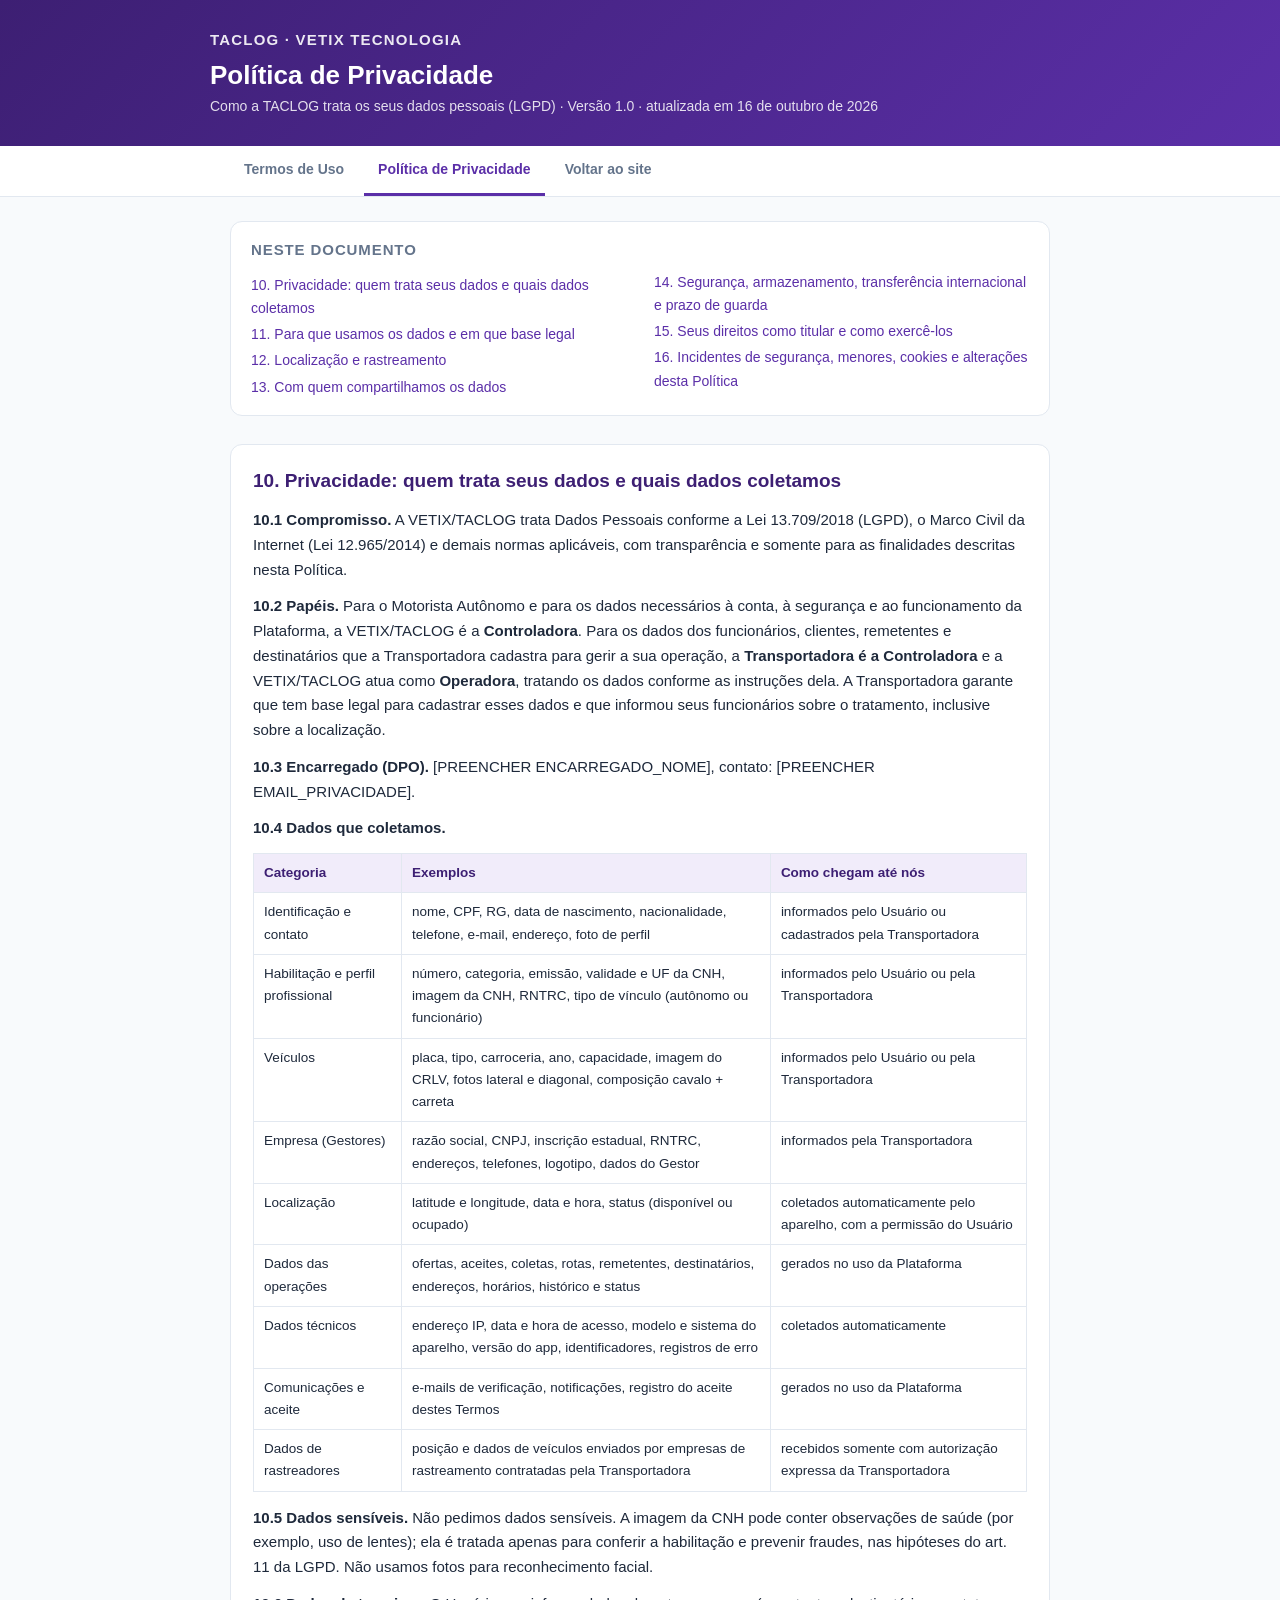
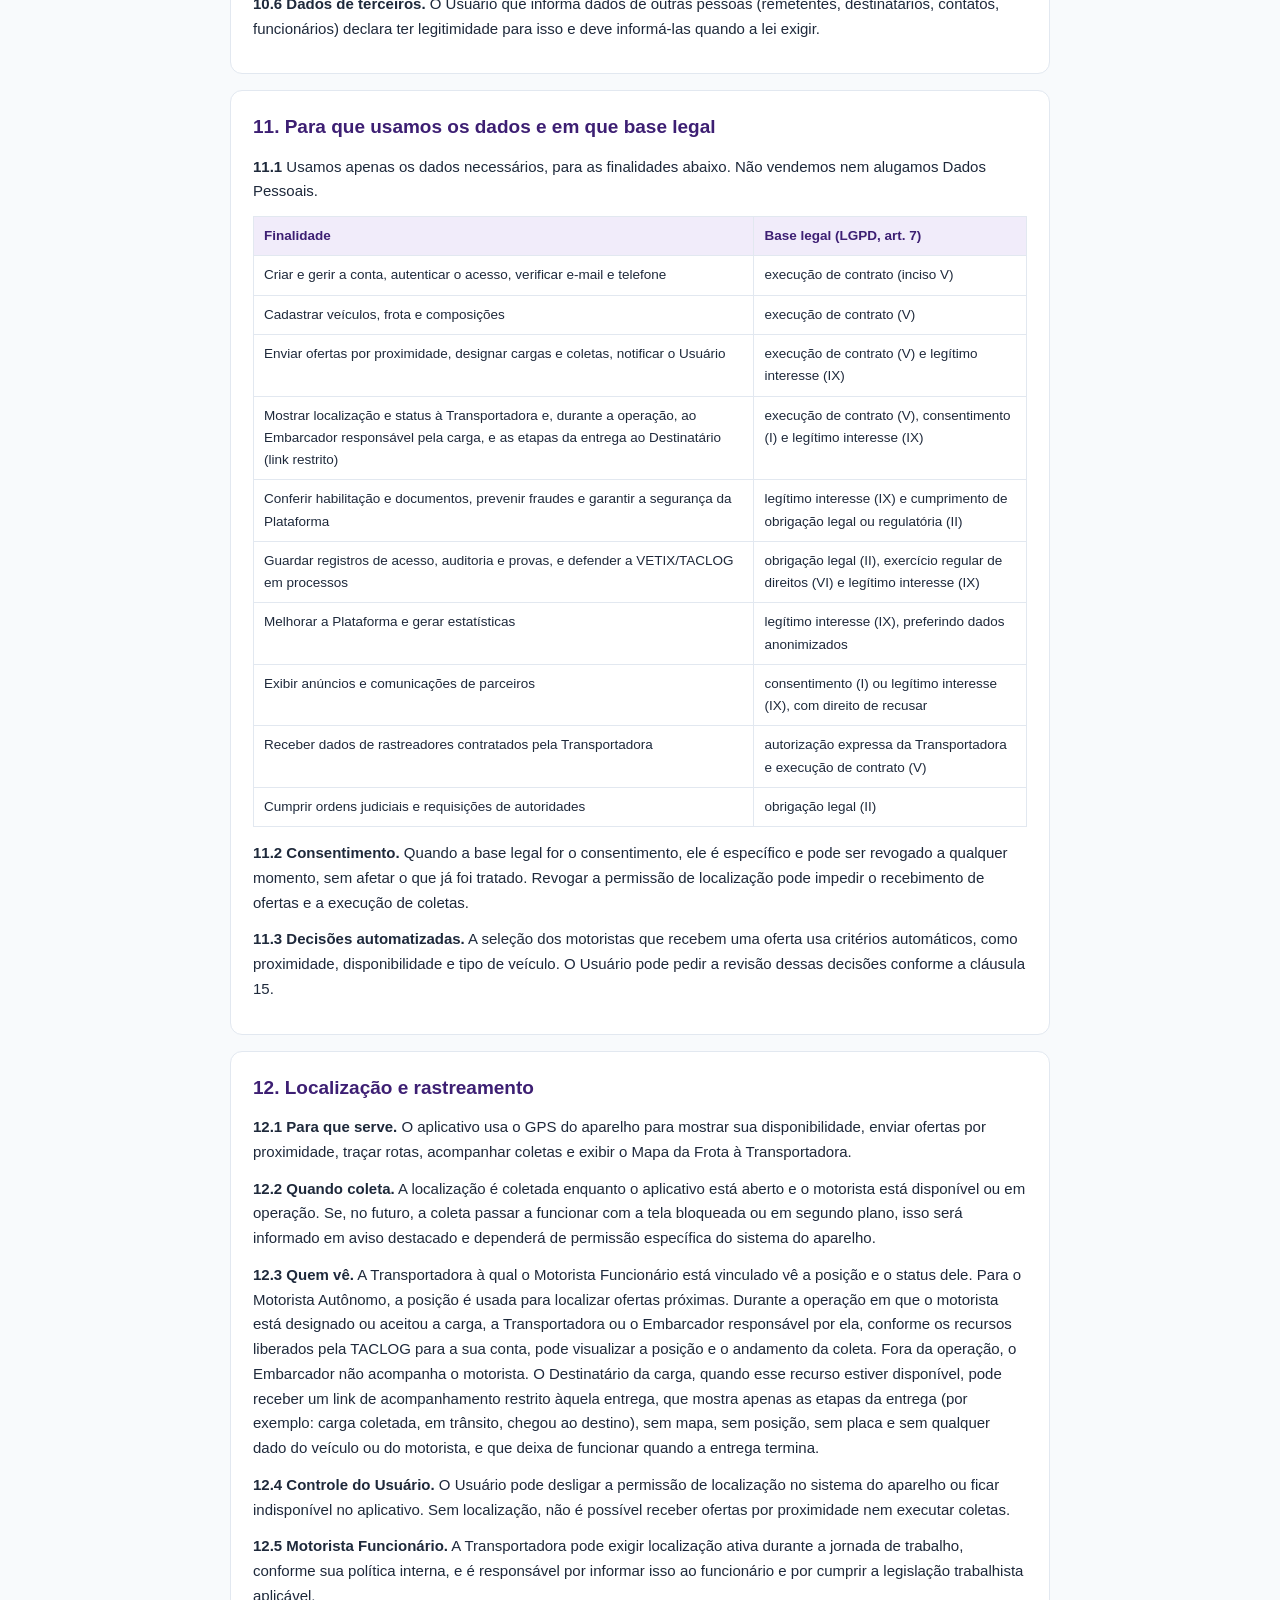
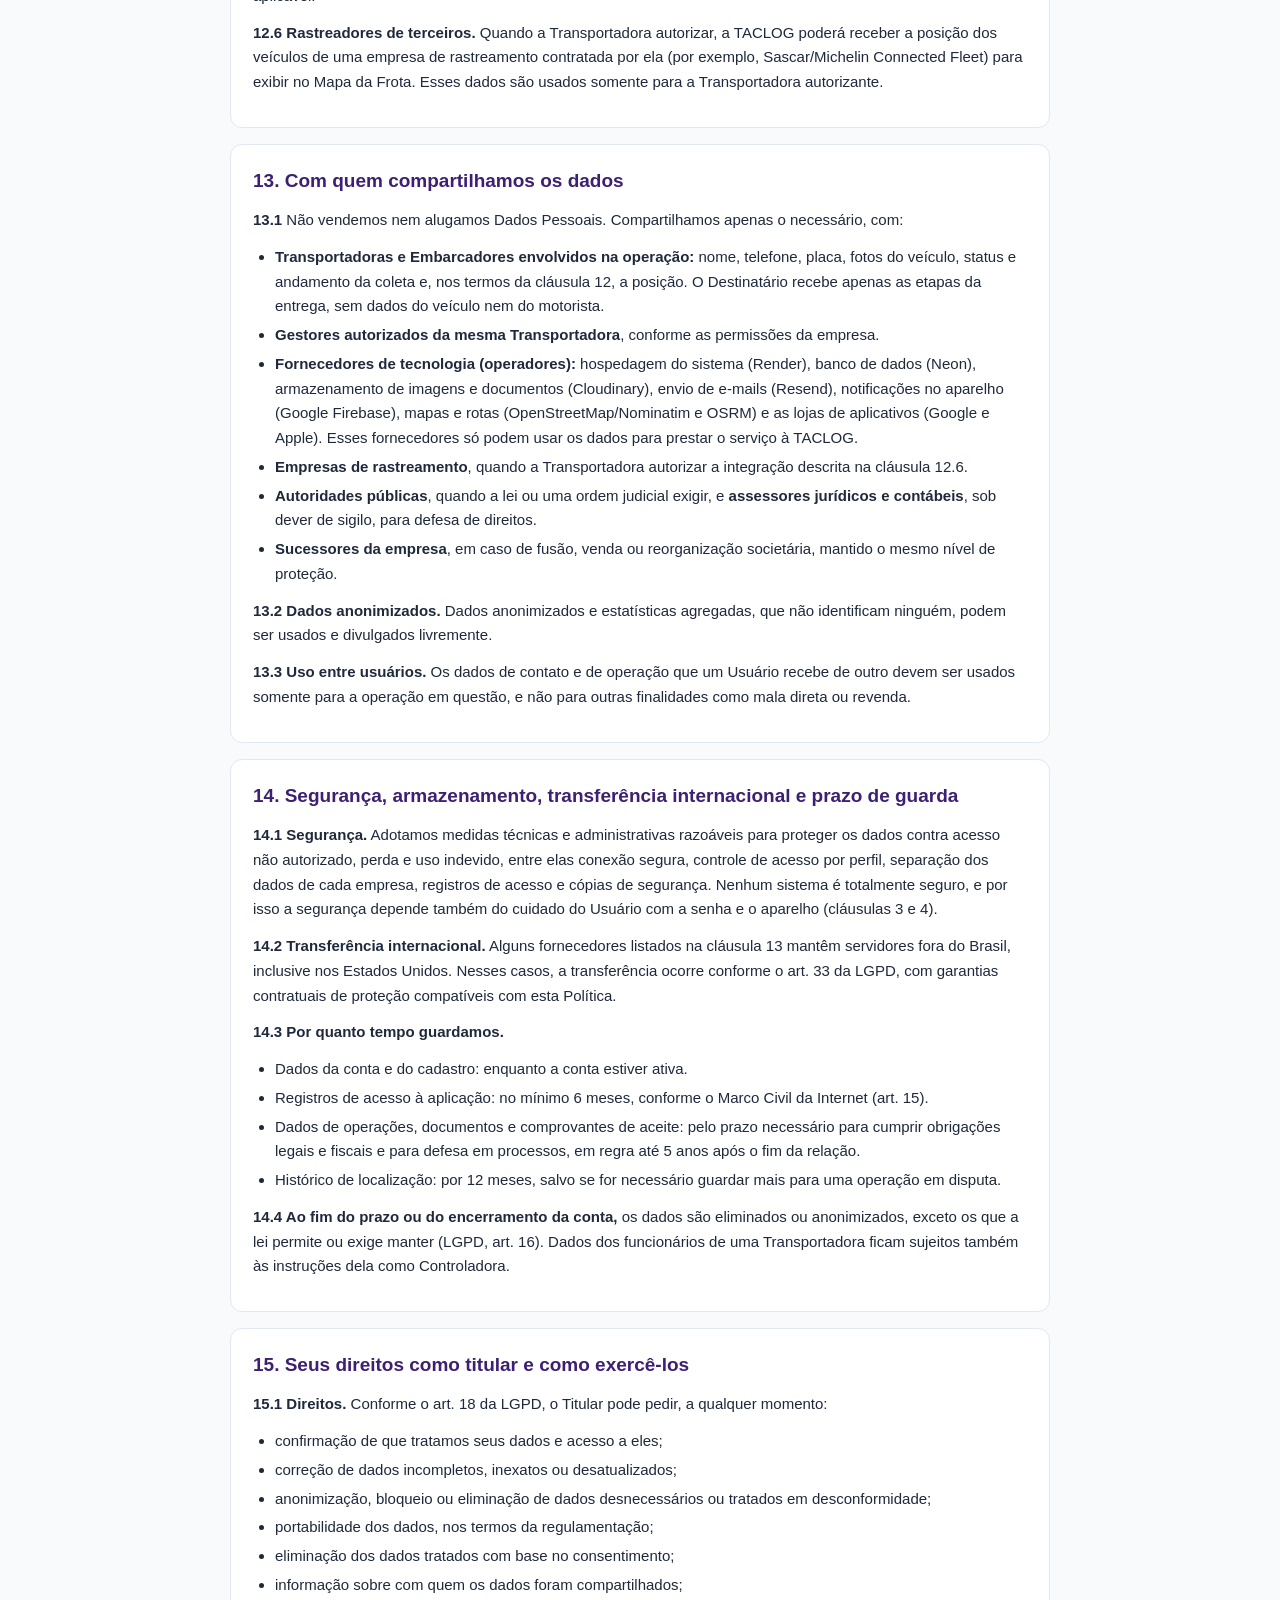
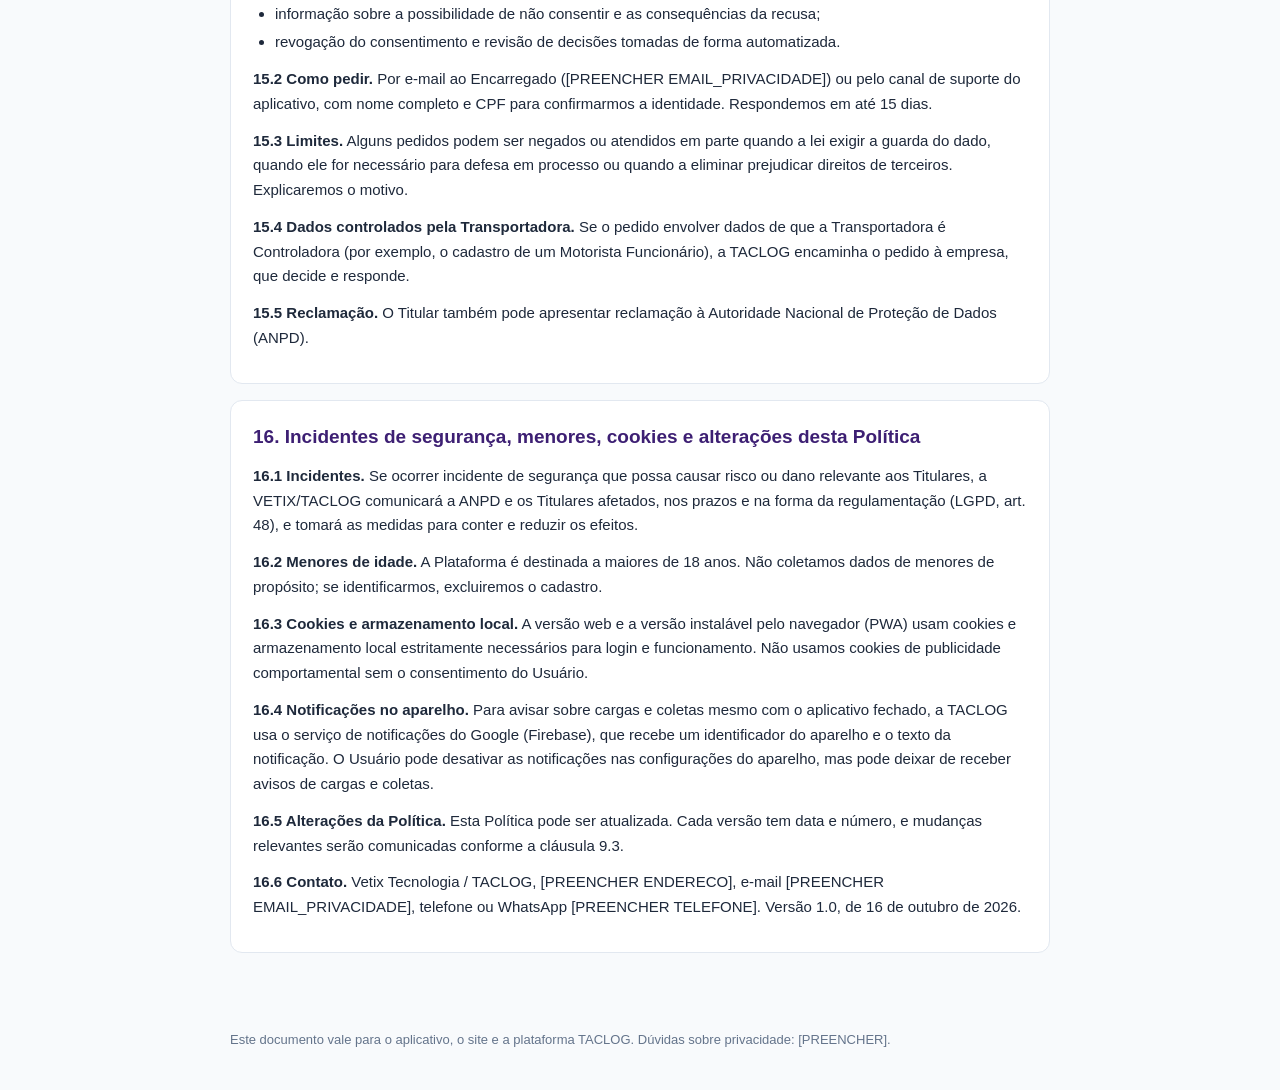
<file: Termos LGPD/termos_lgpd_push/termos_lgpd_push/4_site/privacidade.html>
<!DOCTYPE html>
<html lang="pt-BR">
<head>
<meta charset="utf-8">
<meta name="viewport" content="width=device-width,initial-scale=1">
<title>Política de Privacidade | TACLOG</title>
<meta name="description" content="Como a TACLOG trata os seus dados pessoais (LGPD)">
<meta name="robots" content="index,follow">
<style>
:root{--roxo:#5b2fa8;--roxo-esc:#3d1f73;--texto:#1e293b;--suave:#64748b;--linha:#e2e8f0;--fundo:#f8fafc}
*{box-sizing:border-box}
body{margin:0;font-family:-apple-system,BlinkMacSystemFont,"Segoe UI",Roboto,Helvetica,Arial,sans-serif;color:var(--texto);background:var(--fundo);line-height:1.65}
header{background:linear-gradient(135deg,var(--roxo-esc),var(--roxo));color:#fff;padding:28px 20px}
header .in{max-width:860px;margin:0 auto}
header .marca{font-weight:800;letter-spacing:.08em;font-size:15px;opacity:.9}
header h1{margin:6px 0 4px;font-size:26px;line-height:1.25}
header p{margin:0;opacity:.85;font-size:14px}
nav{background:#fff;border-bottom:1px solid var(--linha)}
nav .in{max-width:860px;margin:0 auto;padding:0 20px;display:flex;gap:6px;flex-wrap:wrap}
nav a{padding:12px 14px;text-decoration:none;color:var(--suave);font-weight:600;font-size:14px;border-bottom:3px solid transparent}
nav a.ativo{color:var(--roxo);border-bottom-color:var(--roxo)}
main{max-width:860px;margin:0 auto;padding:24px 20px 60px}
.indice{background:#fff;border:1px solid var(--linha);border-radius:12px;padding:16px 20px;margin-bottom:28px}
.indice h2{margin:0 0 8px;font-size:15px;color:var(--suave);text-transform:uppercase;letter-spacing:.06em}
.indice ol{margin:0;padding-left:0;list-style:none;columns:2;column-gap:28px}
.indice li{font-size:14px;margin:3px 0;break-inside:avoid}
.indice a{color:var(--roxo);text-decoration:none}
section{background:#fff;border:1px solid var(--linha);border-radius:12px;padding:20px 22px;margin-bottom:16px}
section h2{margin:0 0 12px;font-size:19px;color:var(--roxo-esc)}
p{margin:0 0 12px;font-size:15px}
ul{margin:0 0 12px;padding-left:22px;font-size:15px}
li{margin:4px 0}
.tabela{overflow-x:auto;margin:0 0 14px}
table{border-collapse:collapse;width:100%;font-size:13.5px}
th{background:#f1ecfa;color:var(--roxo-esc);text-align:left}
th,td{border:1px solid var(--linha);padding:8px 10px;vertical-align:top}
footer{max-width:860px;margin:0 auto;padding:0 20px 40px;color:var(--suave);font-size:13px}
@media (max-width:640px){.indice ol{columns:1}header h1{font-size:22px}section{padding:16px}}
@media print{header{background:#fff;color:#000}nav{display:none}section{border:none;padding:0}}
</style>
</head>
<body>
<header><div class="in"><div class="marca">TACLOG · VETIX TECNOLOGIA</div><h1>Política de Privacidade</h1><p>Como a TACLOG trata os seus dados pessoais (LGPD) · Versão 1.0 · atualizada em 16 de outubro de 2026</p></div></header>
<nav><div class="in"><a href="termos.html">Termos de Uso</a><a href="privacidade.html" class="ativo">Política de Privacidade</a><a href="/">Voltar ao site</a></div></nav>
<main>
<div class="indice"><h2>Neste documento</h2><ol><li><a href="#c10">10. Privacidade: quem trata seus dados e quais dados coletamos</a></li><li><a href="#c11">11. Para que usamos os dados e em que base legal</a></li><li><a href="#c12">12. Localização e rastreamento</a></li><li><a href="#c13">13. Com quem compartilhamos os dados</a></li><li><a href="#c14">14. Segurança, armazenamento, transferência internacional e prazo de guarda</a></li><li><a href="#c15">15. Seus direitos como titular e como exercê-los</a></li><li><a href="#c16">16. Incidentes de segurança, menores, cookies e alterações desta Política</a></li></ol></div>
<section id="c10"><h2>10. Privacidade: quem trata seus dados e quais dados coletamos</h2><p><strong>10.1 Compromisso.</strong> A VETIX/TACLOG trata Dados Pessoais conforme a Lei 13.709/2018 (LGPD), o Marco Civil da Internet (Lei 12.965/2014) e demais normas aplicáveis, com transparência e somente para as finalidades descritas nesta Política.</p><p><strong>10.2 Papéis.</strong> Para o Motorista Autônomo e para os dados necessários à conta, à segurança e ao funcionamento da Plataforma, a VETIX/TACLOG é a <strong>Controladora</strong>. Para os dados dos funcionários, clientes, remetentes e destinatários que a Transportadora cadastra para gerir a sua operação, a <strong>Transportadora é a Controladora</strong> e a VETIX/TACLOG atua como <strong>Operadora</strong>, tratando os dados conforme as instruções dela. A Transportadora garante que tem base legal para cadastrar esses dados e que informou seus funcionários sobre o tratamento, inclusive sobre a localização.</p><p><strong>10.3 Encarregado (DPO).</strong> [PREENCHER ENCARREGADO_NOME], contato: [PREENCHER EMAIL_PRIVACIDADE].</p><p><strong>10.4 Dados que coletamos.</strong></p><div class="tabela"><table><thead><tr><th>Categoria</th><th>Exemplos</th><th>Como chegam até nós</th></tr></thead><tbody><tr><td data-label="Categoria">Identificação e contato</td><td data-label="Exemplos">nome, CPF, RG, data de nascimento, nacionalidade, telefone, e-mail, endereço, foto de perfil</td><td data-label="Como chegam até nós">informados pelo Usuário ou cadastrados pela Transportadora</td></tr><tr><td data-label="Categoria">Habilitação e perfil profissional</td><td data-label="Exemplos">número, categoria, emissão, validade e UF da CNH, imagem da CNH, RNTRC, tipo de vínculo (autônomo ou funcionário)</td><td data-label="Como chegam até nós">informados pelo Usuário ou pela Transportadora</td></tr><tr><td data-label="Categoria">Veículos</td><td data-label="Exemplos">placa, tipo, carroceria, ano, capacidade, imagem do CRLV, fotos lateral e diagonal, composição cavalo + carreta</td><td data-label="Como chegam até nós">informados pelo Usuário ou pela Transportadora</td></tr><tr><td data-label="Categoria">Empresa (Gestores)</td><td data-label="Exemplos">razão social, CNPJ, inscrição estadual, RNTRC, endereços, telefones, logotipo, dados do Gestor</td><td data-label="Como chegam até nós">informados pela Transportadora</td></tr><tr><td data-label="Categoria">Localização</td><td data-label="Exemplos">latitude e longitude, data e hora, status (disponível ou ocupado)</td><td data-label="Como chegam até nós">coletados automaticamente pelo aparelho, com a permissão do Usuário</td></tr><tr><td data-label="Categoria">Dados das operações</td><td data-label="Exemplos">ofertas, aceites, coletas, rotas, remetentes, destinatários, endereços, horários, histórico e status</td><td data-label="Como chegam até nós">gerados no uso da Plataforma</td></tr><tr><td data-label="Categoria">Dados técnicos</td><td data-label="Exemplos">endereço IP, data e hora de acesso, modelo e sistema do aparelho, versão do app, identificadores, registros de erro</td><td data-label="Como chegam até nós">coletados automaticamente</td></tr><tr><td data-label="Categoria">Comunicações e aceite</td><td data-label="Exemplos">e-mails de verificação, notificações, registro do aceite destes Termos</td><td data-label="Como chegam até nós">gerados no uso da Plataforma</td></tr><tr><td data-label="Categoria">Dados de rastreadores</td><td data-label="Exemplos">posição e dados de veículos enviados por empresas de rastreamento contratadas pela Transportadora</td><td data-label="Como chegam até nós">recebidos somente com autorização expressa da Transportadora</td></tr></tbody></table></div><p><strong>10.5 Dados sensíveis.</strong> Não pedimos dados sensíveis. A imagem da CNH pode conter observações de saúde (por exemplo, uso de lentes); ela é tratada apenas para conferir a habilitação e prevenir fraudes, nas hipóteses do art. 11 da LGPD. Não usamos fotos para reconhecimento facial.</p><p><strong>10.6 Dados de terceiros.</strong> O Usuário que informa dados de outras pessoas (remetentes, destinatários, contatos, funcionários) declara ter legitimidade para isso e deve informá-las quando a lei exigir.</p></section>
<section id="c11"><h2>11. Para que usamos os dados e em que base legal</h2><p><strong>11.1</strong> Usamos apenas os dados necessários, para as finalidades abaixo. Não vendemos nem alugamos Dados Pessoais.</p><div class="tabela"><table><thead><tr><th>Finalidade</th><th>Base legal (LGPD, art. 7)</th></tr></thead><tbody><tr><td data-label="Finalidade">Criar e gerir a conta, autenticar o acesso, verificar e-mail e telefone</td><td data-label="Base legal (LGPD, art. 7)">execução de contrato (inciso V)</td></tr><tr><td data-label="Finalidade">Cadastrar veículos, frota e composições</td><td data-label="Base legal (LGPD, art. 7)">execução de contrato (V)</td></tr><tr><td data-label="Finalidade">Enviar ofertas por proximidade, designar cargas e coletas, notificar o Usuário</td><td data-label="Base legal (LGPD, art. 7)">execução de contrato (V) e legítimo interesse (IX)</td></tr><tr><td data-label="Finalidade">Mostrar localização e status à Transportadora e, durante a operação, ao Embarcador responsável pela carga, e as etapas da entrega ao Destinatário (link restrito)</td><td data-label="Base legal (LGPD, art. 7)">execução de contrato (V), consentimento (I) e legítimo interesse (IX)</td></tr><tr><td data-label="Finalidade">Conferir habilitação e documentos, prevenir fraudes e garantir a segurança da Plataforma</td><td data-label="Base legal (LGPD, art. 7)">legítimo interesse (IX) e cumprimento de obrigação legal ou regulatória (II)</td></tr><tr><td data-label="Finalidade">Guardar registros de acesso, auditoria e provas, e defender a VETIX/TACLOG em processos</td><td data-label="Base legal (LGPD, art. 7)">obrigação legal (II), exercício regular de direitos (VI) e legítimo interesse (IX)</td></tr><tr><td data-label="Finalidade">Melhorar a Plataforma e gerar estatísticas</td><td data-label="Base legal (LGPD, art. 7)">legítimo interesse (IX), preferindo dados anonimizados</td></tr><tr><td data-label="Finalidade">Exibir anúncios e comunicações de parceiros</td><td data-label="Base legal (LGPD, art. 7)">consentimento (I) ou legítimo interesse (IX), com direito de recusar</td></tr><tr><td data-label="Finalidade">Receber dados de rastreadores contratados pela Transportadora</td><td data-label="Base legal (LGPD, art. 7)">autorização expressa da Transportadora e execução de contrato (V)</td></tr><tr><td data-label="Finalidade">Cumprir ordens judiciais e requisições de autoridades</td><td data-label="Base legal (LGPD, art. 7)">obrigação legal (II)</td></tr></tbody></table></div><p><strong>11.2 Consentimento.</strong> Quando a base legal for o consentimento, ele é específico e pode ser revogado a qualquer momento, sem afetar o que já foi tratado. Revogar a permissão de localização pode impedir o recebimento de ofertas e a execução de coletas.</p><p><strong>11.3 Decisões automatizadas.</strong> A seleção dos motoristas que recebem uma oferta usa critérios automáticos, como proximidade, disponibilidade e tipo de veículo. O Usuário pode pedir a revisão dessas decisões conforme a cláusula 15.</p></section>
<section id="c12"><h2>12. Localização e rastreamento</h2><p><strong>12.1 Para que serve.</strong> O aplicativo usa o GPS do aparelho para mostrar sua disponibilidade, enviar ofertas por proximidade, traçar rotas, acompanhar coletas e exibir o Mapa da Frota à Transportadora.</p><p><strong>12.2 Quando coleta.</strong> A localização é coletada enquanto o aplicativo está aberto e o motorista está disponível ou em operação. Se, no futuro, a coleta passar a funcionar com a tela bloqueada ou em segundo plano, isso será informado em aviso destacado e dependerá de permissão específica do sistema do aparelho.</p><p><strong>12.3 Quem vê.</strong> A Transportadora à qual o Motorista Funcionário está vinculado vê a posição e o status dele. Para o Motorista Autônomo, a posição é usada para localizar ofertas próximas. Durante a operação em que o motorista está designado ou aceitou a carga, a Transportadora ou o Embarcador responsável por ela, conforme os recursos liberados pela TACLOG para a sua conta, pode visualizar a posição e o andamento da coleta. Fora da operação, o Embarcador não acompanha o motorista. O Destinatário da carga, quando esse recurso estiver disponível, pode receber um link de acompanhamento restrito àquela entrega, que mostra apenas as etapas da entrega (por exemplo: carga coletada, em trânsito, chegou ao destino), sem mapa, sem posição, sem placa e sem qualquer dado do veículo ou do motorista, e que deixa de funcionar quando a entrega termina.</p><p><strong>12.4 Controle do Usuário.</strong> O Usuário pode desligar a permissão de localização no sistema do aparelho ou ficar indisponível no aplicativo. Sem localização, não é possível receber ofertas por proximidade nem executar coletas.</p><p><strong>12.5 Motorista Funcionário.</strong> A Transportadora pode exigir localização ativa durante a jornada de trabalho, conforme sua política interna, e é responsável por informar isso ao funcionário e por cumprir a legislação trabalhista aplicável.</p><p><strong>12.6 Rastreadores de terceiros.</strong> Quando a Transportadora autorizar, a TACLOG poderá receber a posição dos veículos de uma empresa de rastreamento contratada por ela (por exemplo, Sascar/Michelin Connected Fleet) para exibir no Mapa da Frota. Esses dados são usados somente para a Transportadora autorizante.</p></section>
<section id="c13"><h2>13. Com quem compartilhamos os dados</h2><p><strong>13.1</strong> Não vendemos nem alugamos Dados Pessoais. Compartilhamos apenas o necessário, com:</p><ul><li><strong>Transportadoras e Embarcadores envolvidos na operação:</strong> nome, telefone, placa, fotos do veículo, status e andamento da coleta e, nos termos da cláusula 12, a posição. O Destinatário recebe apenas as etapas da entrega, sem dados do veículo nem do motorista.</li><li><strong>Gestores autorizados da mesma Transportadora</strong>, conforme as permissões da empresa.</li><li><strong>Fornecedores de tecnologia (operadores):</strong> hospedagem do sistema (Render), banco de dados (Neon), armazenamento de imagens e documentos (Cloudinary), envio de e-mails (Resend), notificações no aparelho (Google Firebase), mapas e rotas (OpenStreetMap/Nominatim e OSRM) e as lojas de aplicativos (Google e Apple). Esses fornecedores só podem usar os dados para prestar o serviço à TACLOG.</li><li><strong>Empresas de rastreamento</strong>, quando a Transportadora autorizar a integração descrita na cláusula 12.6.</li><li><strong>Autoridades públicas</strong>, quando a lei ou uma ordem judicial exigir, e <strong>assessores jurídicos e contábeis</strong>, sob dever de sigilo, para defesa de direitos.</li><li><strong>Sucessores da empresa</strong>, em caso de fusão, venda ou reorganização societária, mantido o mesmo nível de proteção.</li></ul><p><strong>13.2 Dados anonimizados.</strong> Dados anonimizados e estatísticas agregadas, que não identificam ninguém, podem ser usados e divulgados livremente.</p><p><strong>13.3 Uso entre usuários.</strong> Os dados de contato e de operação que um Usuário recebe de outro devem ser usados somente para a operação em questão, e não para outras finalidades como mala direta ou revenda.</p></section>
<section id="c14"><h2>14. Segurança, armazenamento, transferência internacional e prazo de guarda</h2><p><strong>14.1 Segurança.</strong> Adotamos medidas técnicas e administrativas razoáveis para proteger os dados contra acesso não autorizado, perda e uso indevido, entre elas conexão segura, controle de acesso por perfil, separação dos dados de cada empresa, registros de acesso e cópias de segurança. Nenhum sistema é totalmente seguro, e por isso a segurança depende também do cuidado do Usuário com a senha e o aparelho (cláusulas 3 e 4).</p><p><strong>14.2 Transferência internacional.</strong> Alguns fornecedores listados na cláusula 13 mantêm servidores fora do Brasil, inclusive nos Estados Unidos. Nesses casos, a transferência ocorre conforme o art. 33 da LGPD, com garantias contratuais de proteção compatíveis com esta Política.</p><p><strong>14.3 Por quanto tempo guardamos.</strong></p><ul><li>Dados da conta e do cadastro: enquanto a conta estiver ativa.</li><li>Registros de acesso à aplicação: no mínimo 6 meses, conforme o Marco Civil da Internet (art. 15).</li><li>Dados de operações, documentos e comprovantes de aceite: pelo prazo necessário para cumprir obrigações legais e fiscais e para defesa em processos, em regra até 5 anos após o fim da relação.</li><li>Histórico de localização: por 12 meses, salvo se for necessário guardar mais para uma operação em disputa.</li></ul><p><strong>14.4 Ao fim do prazo ou do encerramento da conta,</strong> os dados são eliminados ou anonimizados, exceto os que a lei permite ou exige manter (LGPD, art. 16). Dados dos funcionários de uma Transportadora ficam sujeitos também às instruções dela como Controladora.</p></section>
<section id="c15"><h2>15. Seus direitos como titular e como exercê-los</h2><p><strong>15.1 Direitos.</strong> Conforme o art. 18 da LGPD, o Titular pode pedir, a qualquer momento:</p><ul><li>confirmação de que tratamos seus dados e acesso a eles;</li><li>correção de dados incompletos, inexatos ou desatualizados;</li><li>anonimização, bloqueio ou eliminação de dados desnecessários ou tratados em desconformidade;</li><li>portabilidade dos dados, nos termos da regulamentação;</li><li>eliminação dos dados tratados com base no consentimento;</li><li>informação sobre com quem os dados foram compartilhados;</li><li>informação sobre a possibilidade de não consentir e as consequências da recusa;</li><li>revogação do consentimento e revisão de decisões tomadas de forma automatizada.</li></ul><p><strong>15.2 Como pedir.</strong> Por e-mail ao Encarregado ([PREENCHER EMAIL_PRIVACIDADE]) ou pelo canal de suporte do aplicativo, com nome completo e CPF para confirmarmos a identidade. Respondemos em até 15 dias.</p><p><strong>15.3 Limites.</strong> Alguns pedidos podem ser negados ou atendidos em parte quando a lei exigir a guarda do dado, quando ele for necessário para defesa em processo ou quando a eliminar prejudicar direitos de terceiros. Explicaremos o motivo.</p><p><strong>15.4 Dados controlados pela Transportadora.</strong> Se o pedido envolver dados de que a Transportadora é Controladora (por exemplo, o cadastro de um Motorista Funcionário), a TACLOG encaminha o pedido à empresa, que decide e responde.</p><p><strong>15.5 Reclamação.</strong> O Titular também pode apresentar reclamação à Autoridade Nacional de Proteção de Dados (ANPD).</p></section>
<section id="c16"><h2>16. Incidentes de segurança, menores, cookies e alterações desta Política</h2><p><strong>16.1 Incidentes.</strong> Se ocorrer incidente de segurança que possa causar risco ou dano relevante aos Titulares, a VETIX/TACLOG comunicará a ANPD e os Titulares afetados, nos prazos e na forma da regulamentação (LGPD, art. 48), e tomará as medidas para conter e reduzir os efeitos.</p><p><strong>16.2 Menores de idade.</strong> A Plataforma é destinada a maiores de 18 anos. Não coletamos dados de menores de propósito; se identificarmos, excluiremos o cadastro.</p><p><strong>16.3 Cookies e armazenamento local.</strong> A versão web e a versão instalável pelo navegador (PWA) usam cookies e armazenamento local estritamente necessários para login e funcionamento. Não usamos cookies de publicidade comportamental sem o consentimento do Usuário.</p><p><strong>16.4 Notificações no aparelho.</strong> Para avisar sobre cargas e coletas mesmo com o aplicativo fechado, a TACLOG usa o serviço de notificações do Google (Firebase), que recebe um identificador do aparelho e o texto da notificação. O Usuário pode desativar as notificações nas configurações do aparelho, mas pode deixar de receber avisos de cargas e coletas.</p><p><strong>16.5 Alterações da Política.</strong> Esta Política pode ser atualizada. Cada versão tem data e número, e mudanças relevantes serão comunicadas conforme a cláusula 9.3.</p><p><strong>16.6 Contato.</strong> Vetix Tecnologia / TACLOG, [PREENCHER ENDERECO], e-mail [PREENCHER EMAIL_PRIVACIDADE], telefone ou WhatsApp [PREENCHER TELEFONE]. Versão 1.0, de 16 de outubro de 2026.</p></section>
</main>
<footer>Este documento vale para o aplicativo, o site e a plataforma TACLOG. Dúvidas sobre privacidade: [PREENCHER].</footer>
</body>
</html>
</file>
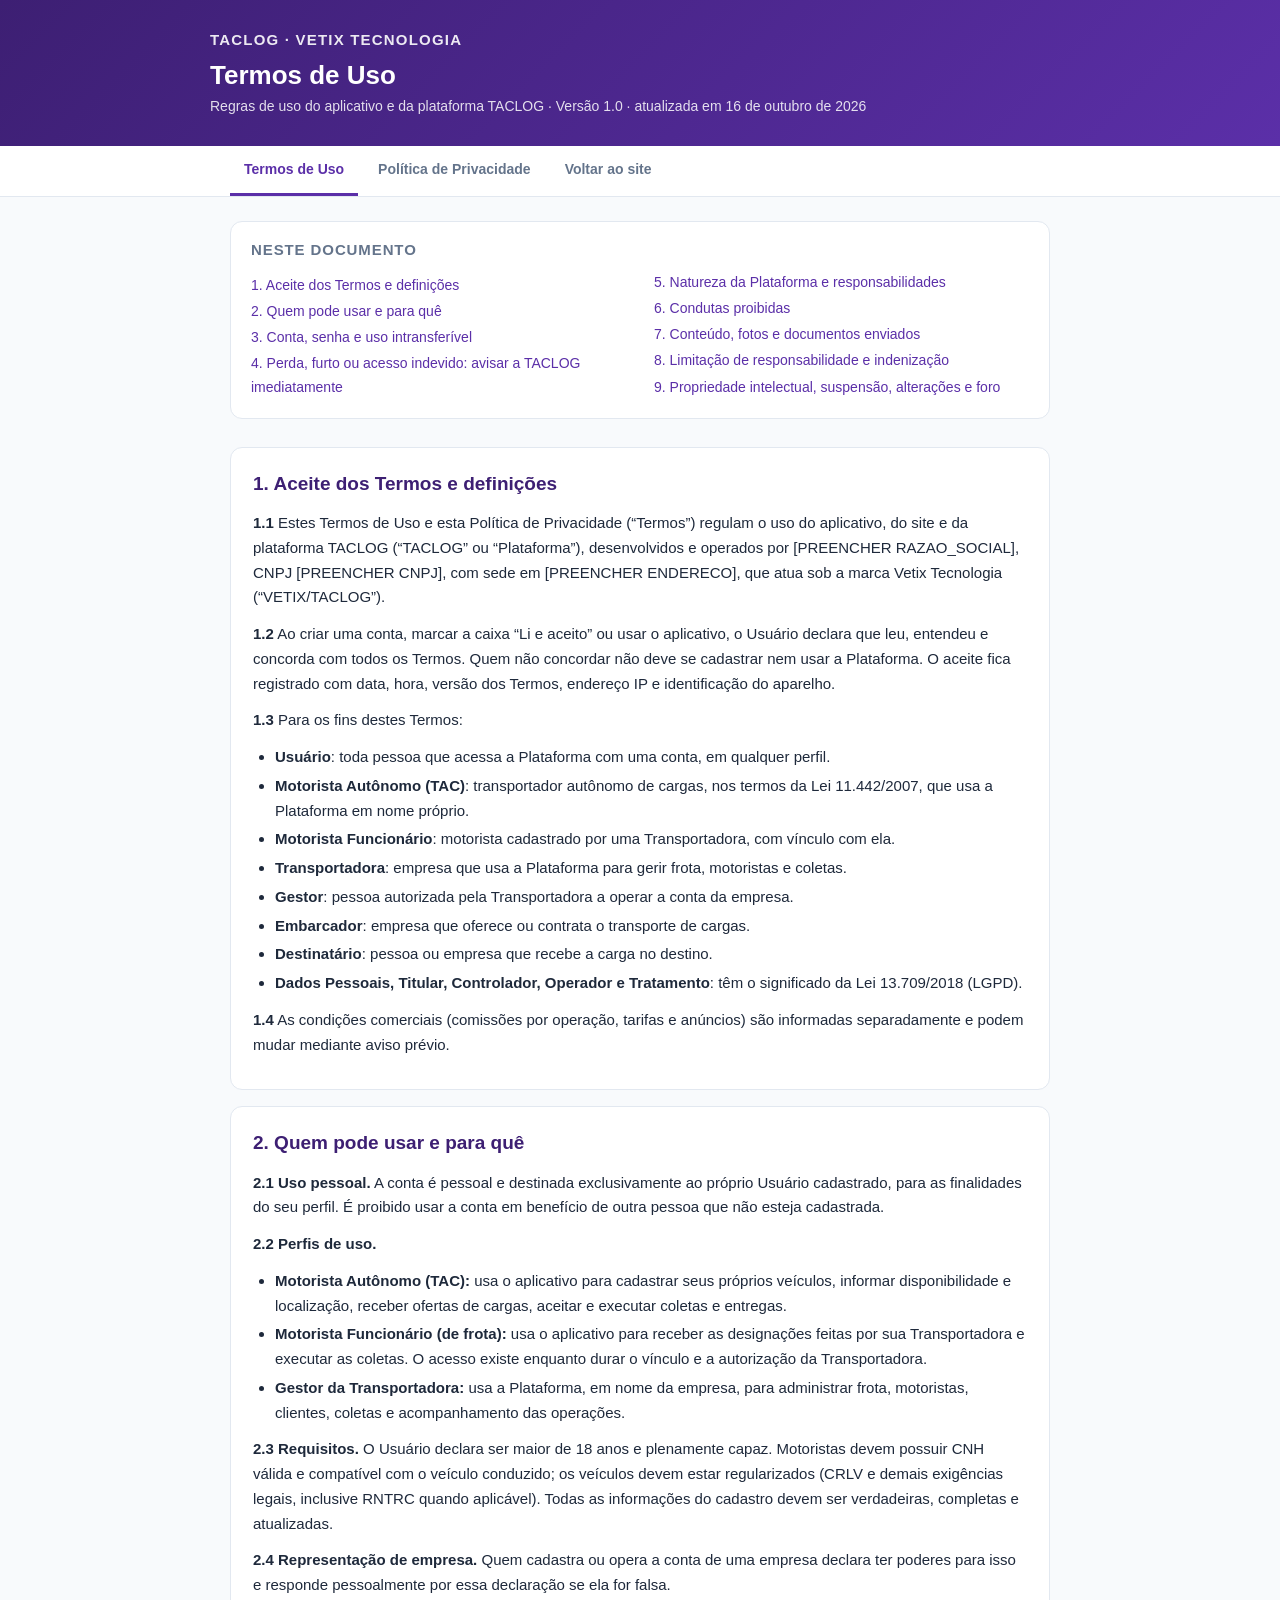
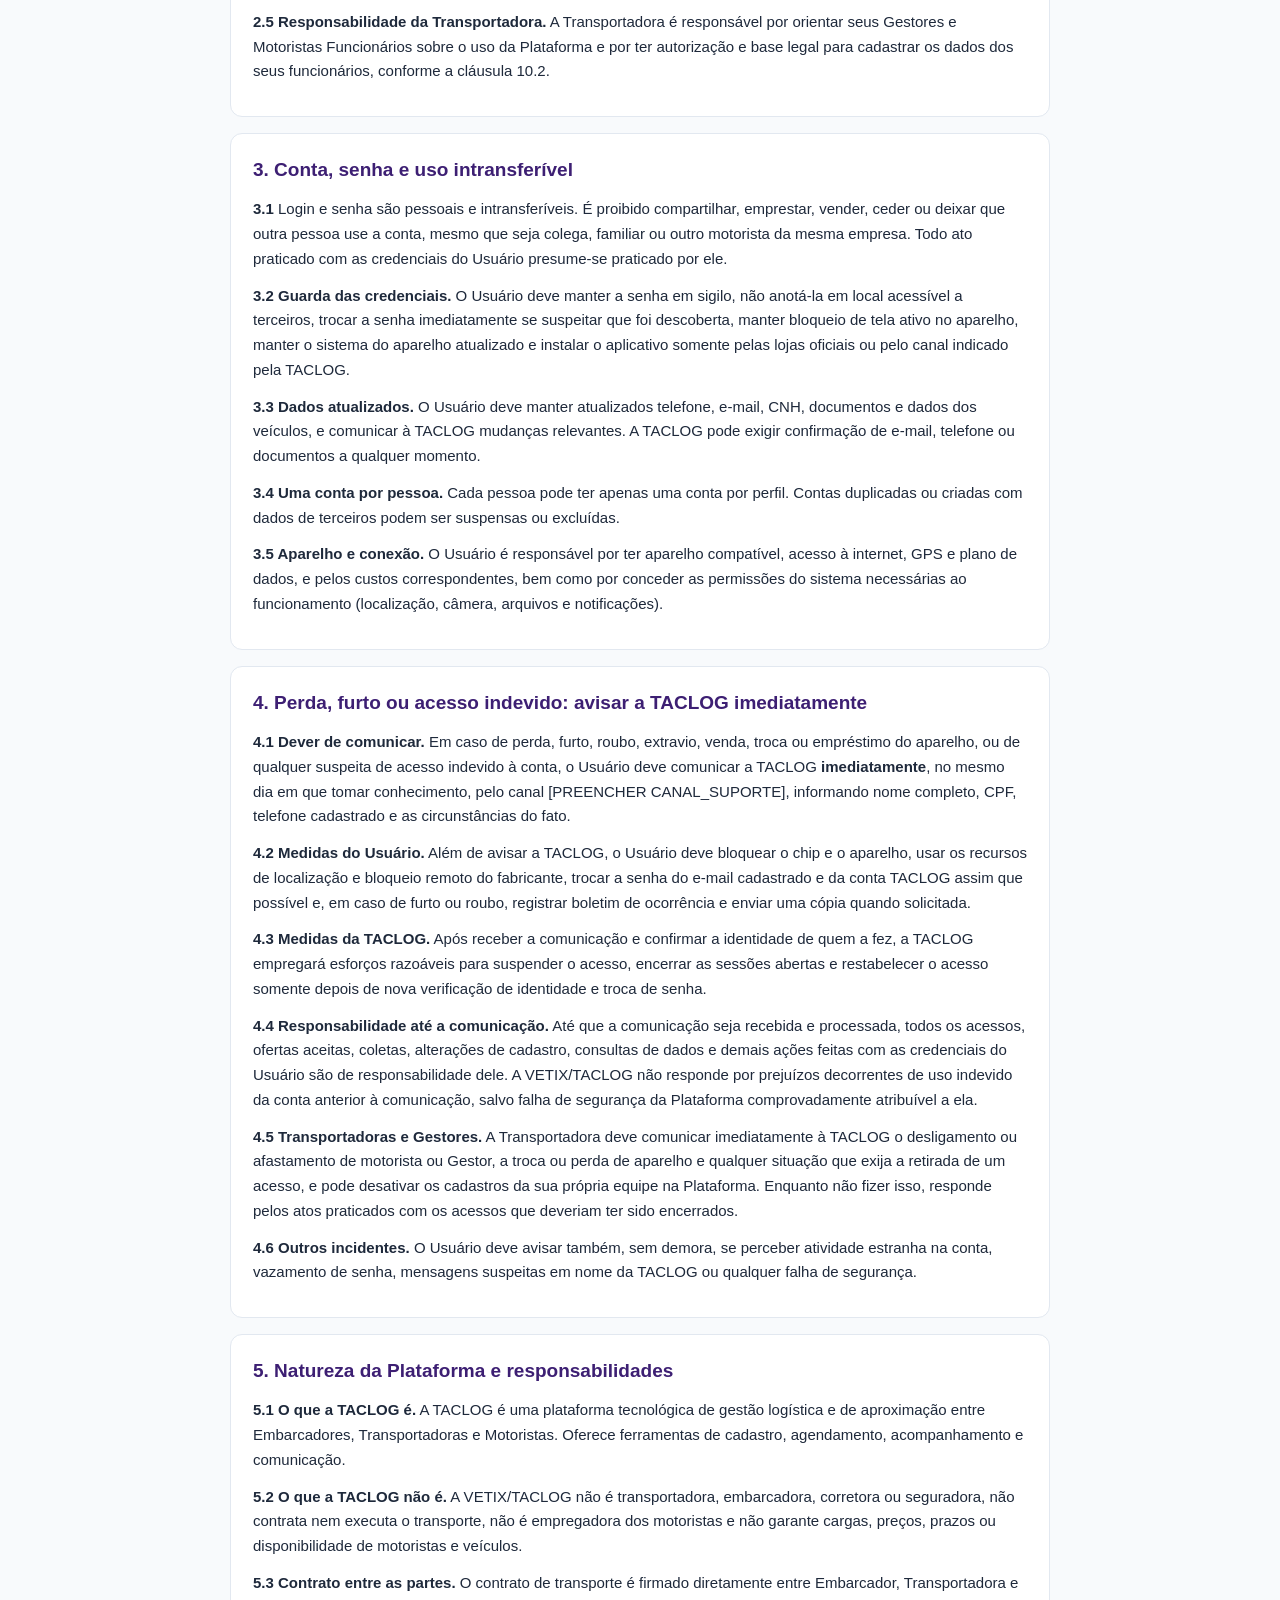
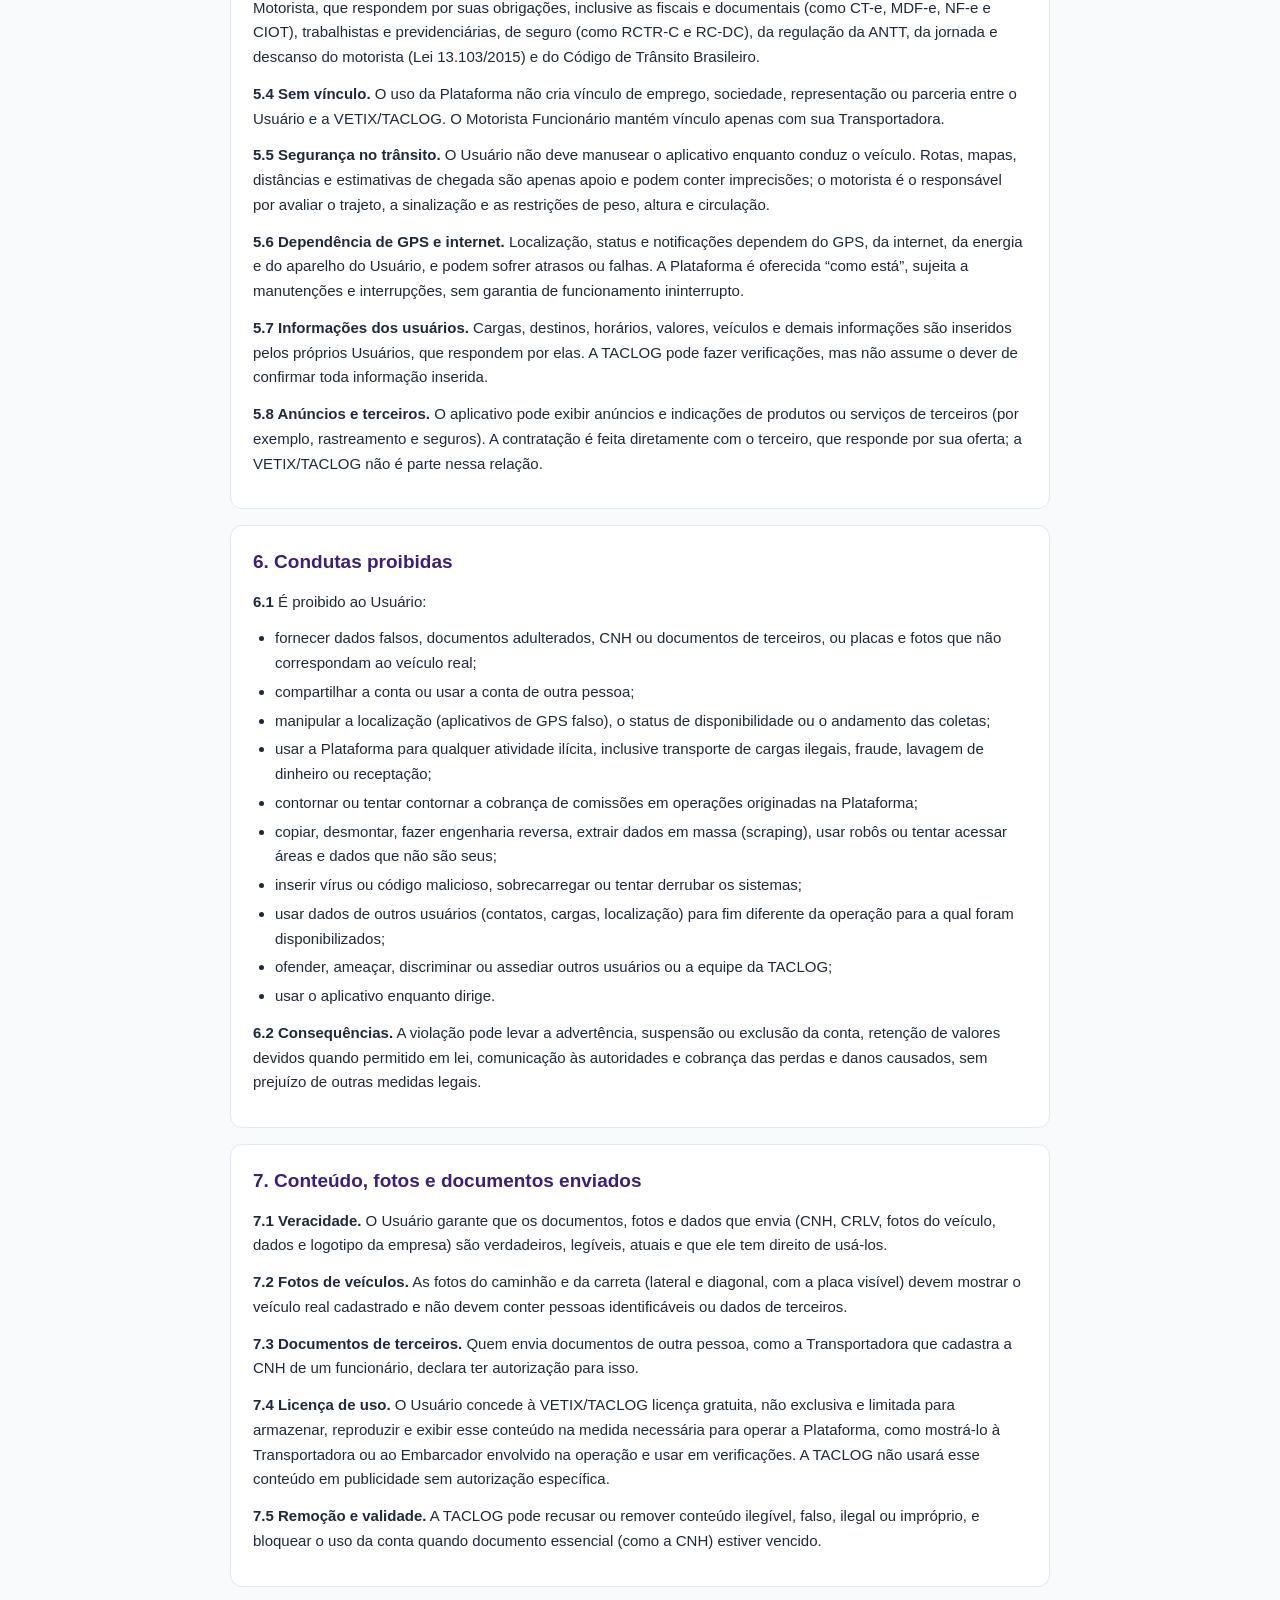
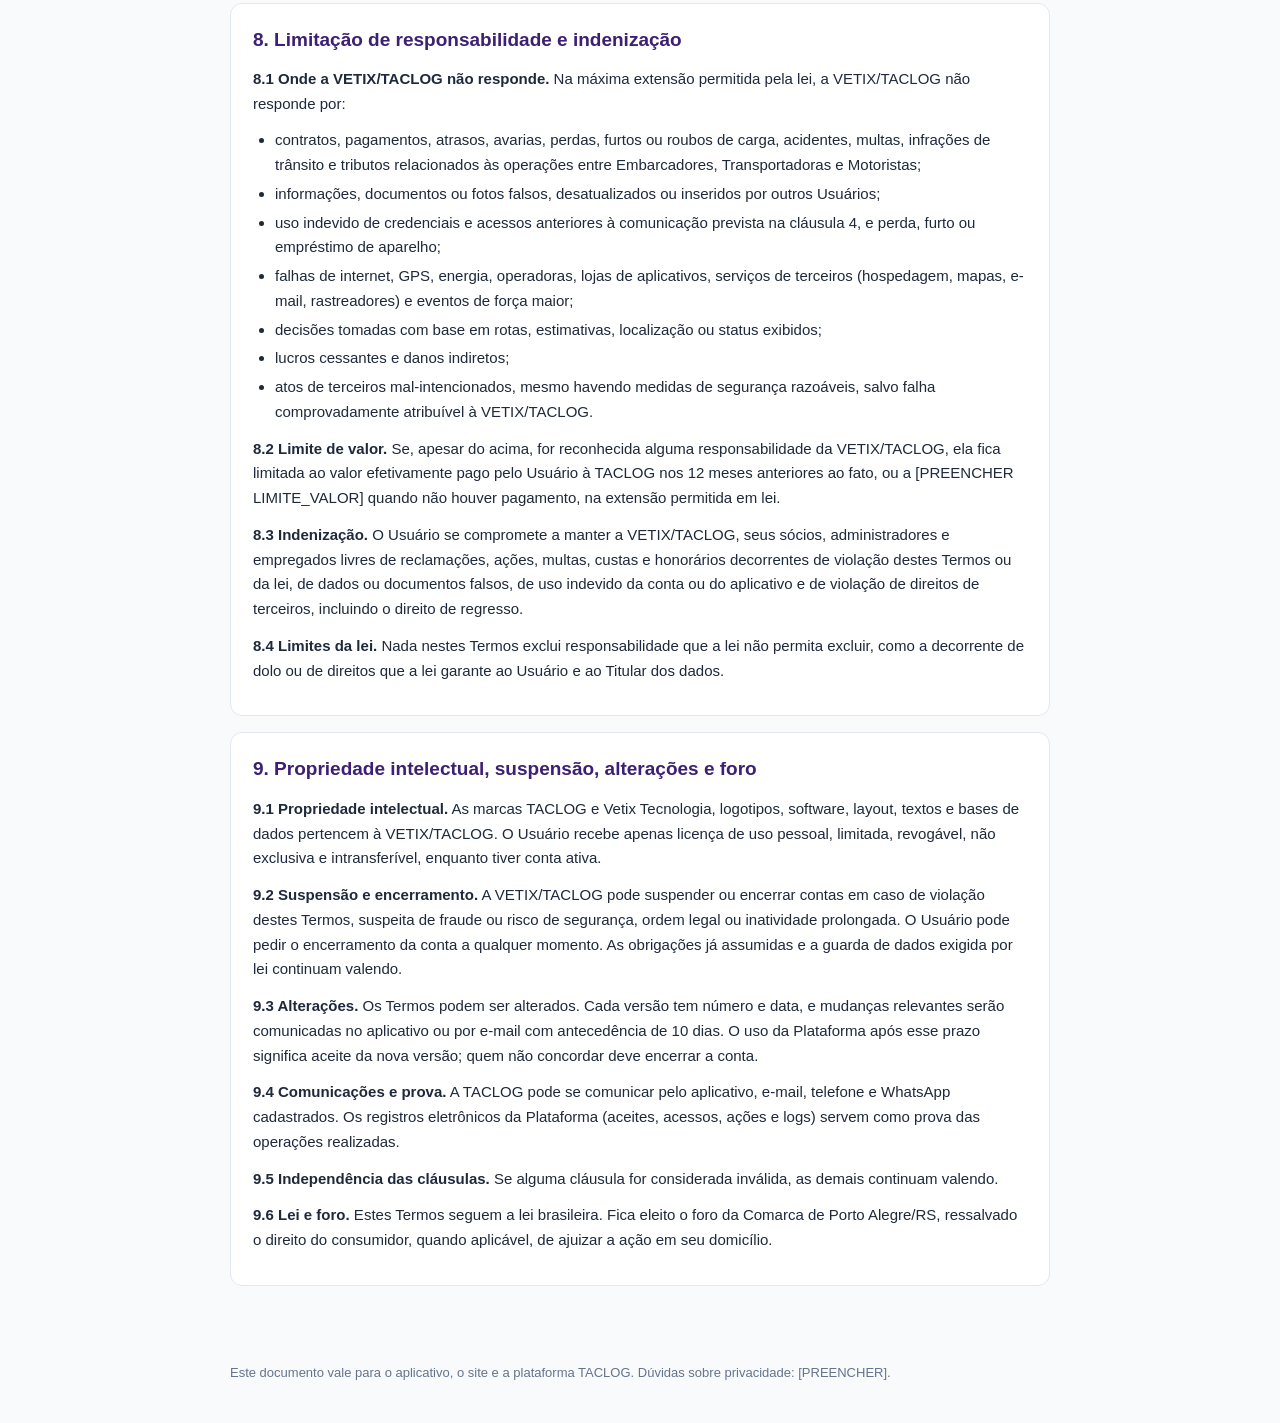
<file: Termos LGPD/termos_lgpd_push/termos_lgpd_push/4_site/termos.html>
<!DOCTYPE html>
<html lang="pt-BR">
<head>
<meta charset="utf-8">
<meta name="viewport" content="width=device-width,initial-scale=1">
<title>Termos de Uso | TACLOG</title>
<meta name="description" content="Regras de uso do aplicativo e da plataforma TACLOG">
<meta name="robots" content="index,follow">
<style>
:root{--roxo:#5b2fa8;--roxo-esc:#3d1f73;--texto:#1e293b;--suave:#64748b;--linha:#e2e8f0;--fundo:#f8fafc}
*{box-sizing:border-box}
body{margin:0;font-family:-apple-system,BlinkMacSystemFont,"Segoe UI",Roboto,Helvetica,Arial,sans-serif;color:var(--texto);background:var(--fundo);line-height:1.65}
header{background:linear-gradient(135deg,var(--roxo-esc),var(--roxo));color:#fff;padding:28px 20px}
header .in{max-width:860px;margin:0 auto}
header .marca{font-weight:800;letter-spacing:.08em;font-size:15px;opacity:.9}
header h1{margin:6px 0 4px;font-size:26px;line-height:1.25}
header p{margin:0;opacity:.85;font-size:14px}
nav{background:#fff;border-bottom:1px solid var(--linha)}
nav .in{max-width:860px;margin:0 auto;padding:0 20px;display:flex;gap:6px;flex-wrap:wrap}
nav a{padding:12px 14px;text-decoration:none;color:var(--suave);font-weight:600;font-size:14px;border-bottom:3px solid transparent}
nav a.ativo{color:var(--roxo);border-bottom-color:var(--roxo)}
main{max-width:860px;margin:0 auto;padding:24px 20px 60px}
.indice{background:#fff;border:1px solid var(--linha);border-radius:12px;padding:16px 20px;margin-bottom:28px}
.indice h2{margin:0 0 8px;font-size:15px;color:var(--suave);text-transform:uppercase;letter-spacing:.06em}
.indice ol{margin:0;padding-left:0;list-style:none;columns:2;column-gap:28px}
.indice li{font-size:14px;margin:3px 0;break-inside:avoid}
.indice a{color:var(--roxo);text-decoration:none}
section{background:#fff;border:1px solid var(--linha);border-radius:12px;padding:20px 22px;margin-bottom:16px}
section h2{margin:0 0 12px;font-size:19px;color:var(--roxo-esc)}
p{margin:0 0 12px;font-size:15px}
ul{margin:0 0 12px;padding-left:22px;font-size:15px}
li{margin:4px 0}
.tabela{overflow-x:auto;margin:0 0 14px}
table{border-collapse:collapse;width:100%;font-size:13.5px}
th{background:#f1ecfa;color:var(--roxo-esc);text-align:left}
th,td{border:1px solid var(--linha);padding:8px 10px;vertical-align:top}
footer{max-width:860px;margin:0 auto;padding:0 20px 40px;color:var(--suave);font-size:13px}
@media (max-width:640px){.indice ol{columns:1}header h1{font-size:22px}section{padding:16px}}
@media print{header{background:#fff;color:#000}nav{display:none}section{border:none;padding:0}}
</style>
</head>
<body>
<header><div class="in"><div class="marca">TACLOG · VETIX TECNOLOGIA</div><h1>Termos de Uso</h1><p>Regras de uso do aplicativo e da plataforma TACLOG · Versão 1.0 · atualizada em 16 de outubro de 2026</p></div></header>
<nav><div class="in"><a href="termos.html" class="ativo">Termos de Uso</a><a href="privacidade.html">Política de Privacidade</a><a href="/">Voltar ao site</a></div></nav>
<main>
<div class="indice"><h2>Neste documento</h2><ol><li><a href="#c1">1. Aceite dos Termos e definições</a></li><li><a href="#c2">2. Quem pode usar e para quê</a></li><li><a href="#c3">3. Conta, senha e uso intransferível</a></li><li><a href="#c4">4. Perda, furto ou acesso indevido: avisar a TACLOG imediatamente</a></li><li><a href="#c5">5. Natureza da Plataforma e responsabilidades</a></li><li><a href="#c6">6. Condutas proibidas</a></li><li><a href="#c7">7. Conteúdo, fotos e documentos enviados</a></li><li><a href="#c8">8. Limitação de responsabilidade e indenização</a></li><li><a href="#c9">9. Propriedade intelectual, suspensão, alterações e foro</a></li></ol></div>
<section id="c1"><h2>1. Aceite dos Termos e definições</h2><p><strong>1.1</strong> Estes Termos de Uso e esta Política de Privacidade (“Termos”) regulam o uso do aplicativo, do site e da plataforma TACLOG (“TACLOG” ou “Plataforma”), desenvolvidos e operados por [PREENCHER RAZAO_SOCIAL], CNPJ [PREENCHER CNPJ], com sede em [PREENCHER ENDERECO], que atua sob a marca Vetix Tecnologia (“VETIX/TACLOG”).</p><p><strong>1.2</strong> Ao criar uma conta, marcar a caixa “Li e aceito” ou usar o aplicativo, o Usuário declara que leu, entendeu e concorda com todos os Termos. Quem não concordar não deve se cadastrar nem usar a Plataforma. O aceite fica registrado com data, hora, versão dos Termos, endereço IP e identificação do aparelho.</p><p><strong>1.3</strong> Para os fins destes Termos:</p><ul><li><strong>Usuário</strong>: toda pessoa que acessa a Plataforma com uma conta, em qualquer perfil.</li><li><strong>Motorista Autônomo (TAC)</strong>: transportador autônomo de cargas, nos termos da Lei 11.442/2007, que usa a Plataforma em nome próprio.</li><li><strong>Motorista Funcionário</strong>: motorista cadastrado por uma Transportadora, com vínculo com ela.</li><li><strong>Transportadora</strong>: empresa que usa a Plataforma para gerir frota, motoristas e coletas.</li><li><strong>Gestor</strong>: pessoa autorizada pela Transportadora a operar a conta da empresa.</li><li><strong>Embarcador</strong>: empresa que oferece ou contrata o transporte de cargas.</li><li><strong>Destinatário</strong>: pessoa ou empresa que recebe a carga no destino.</li><li><strong>Dados Pessoais, Titular, Controlador, Operador e Tratamento</strong>: têm o significado da Lei 13.709/2018 (LGPD).</li></ul><p><strong>1.4</strong> As condições comerciais (comissões por operação, tarifas e anúncios) são informadas separadamente e podem mudar mediante aviso prévio.</p></section>
<section id="c2"><h2>2. Quem pode usar e para quê</h2><p><strong>2.1 Uso pessoal.</strong> A conta é pessoal e destinada exclusivamente ao próprio Usuário cadastrado, para as finalidades do seu perfil. É proibido usar a conta em benefício de outra pessoa que não esteja cadastrada.</p><p><strong>2.2 Perfis de uso.</strong></p><ul><li><strong>Motorista Autônomo (TAC):</strong> usa o aplicativo para cadastrar seus próprios veículos, informar disponibilidade e localização, receber ofertas de cargas, aceitar e executar coletas e entregas.</li><li><strong>Motorista Funcionário (de frota):</strong> usa o aplicativo para receber as designações feitas por sua Transportadora e executar as coletas. O acesso existe enquanto durar o vínculo e a autorização da Transportadora.</li><li><strong>Gestor da Transportadora:</strong> usa a Plataforma, em nome da empresa, para administrar frota, motoristas, clientes, coletas e acompanhamento das operações.</li></ul><p><strong>2.3 Requisitos.</strong> O Usuário declara ser maior de 18 anos e plenamente capaz. Motoristas devem possuir CNH válida e compatível com o veículo conduzido; os veículos devem estar regularizados (CRLV e demais exigências legais, inclusive RNTRC quando aplicável). Todas as informações do cadastro devem ser verdadeiras, completas e atualizadas.</p><p><strong>2.4 Representação de empresa.</strong> Quem cadastra ou opera a conta de uma empresa declara ter poderes para isso e responde pessoalmente por essa declaração se ela for falsa.</p><p><strong>2.5 Responsabilidade da Transportadora.</strong> A Transportadora é responsável por orientar seus Gestores e Motoristas Funcionários sobre o uso da Plataforma e por ter autorização e base legal para cadastrar os dados dos seus funcionários, conforme a cláusula 10.2.</p></section>
<section id="c3"><h2>3. Conta, senha e uso intransferível</h2><p><strong>3.1</strong> Login e senha são pessoais e intransferíveis. É proibido compartilhar, emprestar, vender, ceder ou deixar que outra pessoa use a conta, mesmo que seja colega, familiar ou outro motorista da mesma empresa. Todo ato praticado com as credenciais do Usuário presume-se praticado por ele.</p><p><strong>3.2 Guarda das credenciais.</strong> O Usuário deve manter a senha em sigilo, não anotá-la em local acessível a terceiros, trocar a senha imediatamente se suspeitar que foi descoberta, manter bloqueio de tela ativo no aparelho, manter o sistema do aparelho atualizado e instalar o aplicativo somente pelas lojas oficiais ou pelo canal indicado pela TACLOG.</p><p><strong>3.3 Dados atualizados.</strong> O Usuário deve manter atualizados telefone, e-mail, CNH, documentos e dados dos veículos, e comunicar à TACLOG mudanças relevantes. A TACLOG pode exigir confirmação de e-mail, telefone ou documentos a qualquer momento.</p><p><strong>3.4 Uma conta por pessoa.</strong> Cada pessoa pode ter apenas uma conta por perfil. Contas duplicadas ou criadas com dados de terceiros podem ser suspensas ou excluídas.</p><p><strong>3.5 Aparelho e conexão.</strong> O Usuário é responsável por ter aparelho compatível, acesso à internet, GPS e plano de dados, e pelos custos correspondentes, bem como por conceder as permissões do sistema necessárias ao funcionamento (localização, câmera, arquivos e notificações).</p></section>
<section id="c4"><h2>4. Perda, furto ou acesso indevido: avisar a TACLOG imediatamente</h2><p><strong>4.1 Dever de comunicar.</strong> Em caso de perda, furto, roubo, extravio, venda, troca ou empréstimo do aparelho, ou de qualquer suspeita de acesso indevido à conta, o Usuário deve comunicar a TACLOG <strong>imediatamente</strong>, no mesmo dia em que tomar conhecimento, pelo canal [PREENCHER CANAL_SUPORTE], informando nome completo, CPF, telefone cadastrado e as circunstâncias do fato.</p><p><strong>4.2 Medidas do Usuário.</strong> Além de avisar a TACLOG, o Usuário deve bloquear o chip e o aparelho, usar os recursos de localização e bloqueio remoto do fabricante, trocar a senha do e-mail cadastrado e da conta TACLOG assim que possível e, em caso de furto ou roubo, registrar boletim de ocorrência e enviar uma cópia quando solicitada.</p><p><strong>4.3 Medidas da TACLOG.</strong> Após receber a comunicação e confirmar a identidade de quem a fez, a TACLOG empregará esforços razoáveis para suspender o acesso, encerrar as sessões abertas e restabelecer o acesso somente depois de nova verificação de identidade e troca de senha.</p><p><strong>4.4 Responsabilidade até a comunicação.</strong> Até que a comunicação seja recebida e processada, todos os acessos, ofertas aceitas, coletas, alterações de cadastro, consultas de dados e demais ações feitas com as credenciais do Usuário são de responsabilidade dele. A VETIX/TACLOG não responde por prejuízos decorrentes de uso indevido da conta anterior à comunicação, salvo falha de segurança da Plataforma comprovadamente atribuível a ela.</p><p><strong>4.5 Transportadoras e Gestores.</strong> A Transportadora deve comunicar imediatamente à TACLOG o desligamento ou afastamento de motorista ou Gestor, a troca ou perda de aparelho e qualquer situação que exija a retirada de um acesso, e pode desativar os cadastros da sua própria equipe na Plataforma. Enquanto não fizer isso, responde pelos atos praticados com os acessos que deveriam ter sido encerrados.</p><p><strong>4.6 Outros incidentes.</strong> O Usuário deve avisar também, sem demora, se perceber atividade estranha na conta, vazamento de senha, mensagens suspeitas em nome da TACLOG ou qualquer falha de segurança.</p></section>
<section id="c5"><h2>5. Natureza da Plataforma e responsabilidades</h2><p><strong>5.1 O que a TACLOG é.</strong> A TACLOG é uma plataforma tecnológica de gestão logística e de aproximação entre Embarcadores, Transportadoras e Motoristas. Oferece ferramentas de cadastro, agendamento, acompanhamento e comunicação.</p><p><strong>5.2 O que a TACLOG não é.</strong> A VETIX/TACLOG não é transportadora, embarcadora, corretora ou seguradora, não contrata nem executa o transporte, não é empregadora dos motoristas e não garante cargas, preços, prazos ou disponibilidade de motoristas e veículos.</p><p><strong>5.3 Contrato entre as partes.</strong> O contrato de transporte é firmado diretamente entre Embarcador, Transportadora e Motorista, que respondem por suas obrigações, inclusive as fiscais e documentais (como CT-e, MDF-e, NF-e e CIOT), trabalhistas e previdenciárias, de seguro (como RCTR-C e RC-DC), da regulação da ANTT, da jornada e descanso do motorista (Lei 13.103/2015) e do Código de Trânsito Brasileiro.</p><p><strong>5.4 Sem vínculo.</strong> O uso da Plataforma não cria vínculo de emprego, sociedade, representação ou parceria entre o Usuário e a VETIX/TACLOG. O Motorista Funcionário mantém vínculo apenas com sua Transportadora.</p><p><strong>5.5 Segurança no trânsito.</strong> O Usuário não deve manusear o aplicativo enquanto conduz o veículo. Rotas, mapas, distâncias e estimativas de chegada são apenas apoio e podem conter imprecisões; o motorista é o responsável por avaliar o trajeto, a sinalização e as restrições de peso, altura e circulação.</p><p><strong>5.6 Dependência de GPS e internet.</strong> Localização, status e notificações dependem do GPS, da internet, da energia e do aparelho do Usuário, e podem sofrer atrasos ou falhas. A Plataforma é oferecida “como está”, sujeita a manutenções e interrupções, sem garantia de funcionamento ininterrupto.</p><p><strong>5.7 Informações dos usuários.</strong> Cargas, destinos, horários, valores, veículos e demais informações são inseridos pelos próprios Usuários, que respondem por elas. A TACLOG pode fazer verificações, mas não assume o dever de confirmar toda informação inserida.</p><p><strong>5.8 Anúncios e terceiros.</strong> O aplicativo pode exibir anúncios e indicações de produtos ou serviços de terceiros (por exemplo, rastreamento e seguros). A contratação é feita diretamente com o terceiro, que responde por sua oferta; a VETIX/TACLOG não é parte nessa relação.</p></section>
<section id="c6"><h2>6. Condutas proibidas</h2><p><strong>6.1</strong> É proibido ao Usuário:</p><ul><li>fornecer dados falsos, documentos adulterados, CNH ou documentos de terceiros, ou placas e fotos que não correspondam ao veículo real;</li><li>compartilhar a conta ou usar a conta de outra pessoa;</li><li>manipular a localização (aplicativos de GPS falso), o status de disponibilidade ou o andamento das coletas;</li><li>usar a Plataforma para qualquer atividade ilícita, inclusive transporte de cargas ilegais, fraude, lavagem de dinheiro ou receptação;</li><li>contornar ou tentar contornar a cobrança de comissões em operações originadas na Plataforma;</li><li>copiar, desmontar, fazer engenharia reversa, extrair dados em massa (scraping), usar robôs ou tentar acessar áreas e dados que não são seus;</li><li>inserir vírus ou código malicioso, sobrecarregar ou tentar derrubar os sistemas;</li><li>usar dados de outros usuários (contatos, cargas, localização) para fim diferente da operação para a qual foram disponibilizados;</li><li>ofender, ameaçar, discriminar ou assediar outros usuários ou a equipe da TACLOG;</li><li>usar o aplicativo enquanto dirige.</li></ul><p><strong>6.2 Consequências.</strong> A violação pode levar a advertência, suspensão ou exclusão da conta, retenção de valores devidos quando permitido em lei, comunicação às autoridades e cobrança das perdas e danos causados, sem prejuízo de outras medidas legais.</p></section>
<section id="c7"><h2>7. Conteúdo, fotos e documentos enviados</h2><p><strong>7.1 Veracidade.</strong> O Usuário garante que os documentos, fotos e dados que envia (CNH, CRLV, fotos do veículo, dados e logotipo da empresa) são verdadeiros, legíveis, atuais e que ele tem direito de usá-los.</p><p><strong>7.2 Fotos de veículos.</strong> As fotos do caminhão e da carreta (lateral e diagonal, com a placa visível) devem mostrar o veículo real cadastrado e não devem conter pessoas identificáveis ou dados de terceiros.</p><p><strong>7.3 Documentos de terceiros.</strong> Quem envia documentos de outra pessoa, como a Transportadora que cadastra a CNH de um funcionário, declara ter autorização para isso.</p><p><strong>7.4 Licença de uso.</strong> O Usuário concede à VETIX/TACLOG licença gratuita, não exclusiva e limitada para armazenar, reproduzir e exibir esse conteúdo na medida necessária para operar a Plataforma, como mostrá-lo à Transportadora ou ao Embarcador envolvido na operação e usar em verificações. A TACLOG não usará esse conteúdo em publicidade sem autorização específica.</p><p><strong>7.5 Remoção e validade.</strong> A TACLOG pode recusar ou remover conteúdo ilegível, falso, ilegal ou impróprio, e bloquear o uso da conta quando documento essencial (como a CNH) estiver vencido.</p></section>
<section id="c8"><h2>8. Limitação de responsabilidade e indenização</h2><p><strong>8.1 Onde a VETIX/TACLOG não responde.</strong> Na máxima extensão permitida pela lei, a VETIX/TACLOG não responde por:</p><ul><li>contratos, pagamentos, atrasos, avarias, perdas, furtos ou roubos de carga, acidentes, multas, infrações de trânsito e tributos relacionados às operações entre Embarcadores, Transportadoras e Motoristas;</li><li>informações, documentos ou fotos falsos, desatualizados ou inseridos por outros Usuários;</li><li>uso indevido de credenciais e acessos anteriores à comunicação prevista na cláusula 4, e perda, furto ou empréstimo de aparelho;</li><li>falhas de internet, GPS, energia, operadoras, lojas de aplicativos, serviços de terceiros (hospedagem, mapas, e-mail, rastreadores) e eventos de força maior;</li><li>decisões tomadas com base em rotas, estimativas, localização ou status exibidos;</li><li>lucros cessantes e danos indiretos;</li><li>atos de terceiros mal-intencionados, mesmo havendo medidas de segurança razoáveis, salvo falha comprovadamente atribuível à VETIX/TACLOG.</li></ul><p><strong>8.2 Limite de valor.</strong> Se, apesar do acima, for reconhecida alguma responsabilidade da VETIX/TACLOG, ela fica limitada ao valor efetivamente pago pelo Usuário à TACLOG nos 12 meses anteriores ao fato, ou a [PREENCHER LIMITE_VALOR] quando não houver pagamento, na extensão permitida em lei.</p><p><strong>8.3 Indenização.</strong> O Usuário se compromete a manter a VETIX/TACLOG, seus sócios, administradores e empregados livres de reclamações, ações, multas, custas e honorários decorrentes de violação destes Termos ou da lei, de dados ou documentos falsos, de uso indevido da conta ou do aplicativo e de violação de direitos de terceiros, incluindo o direito de regresso.</p><p><strong>8.4 Limites da lei.</strong> Nada nestes Termos exclui responsabilidade que a lei não permita excluir, como a decorrente de dolo ou de direitos que a lei garante ao Usuário e ao Titular dos dados.</p></section>
<section id="c9"><h2>9. Propriedade intelectual, suspensão, alterações e foro</h2><p><strong>9.1 Propriedade intelectual.</strong> As marcas TACLOG e Vetix Tecnologia, logotipos, software, layout, textos e bases de dados pertencem à VETIX/TACLOG. O Usuário recebe apenas licença de uso pessoal, limitada, revogável, não exclusiva e intransferível, enquanto tiver conta ativa.</p><p><strong>9.2 Suspensão e encerramento.</strong> A VETIX/TACLOG pode suspender ou encerrar contas em caso de violação destes Termos, suspeita de fraude ou risco de segurança, ordem legal ou inatividade prolongada. O Usuário pode pedir o encerramento da conta a qualquer momento. As obrigações já assumidas e a guarda de dados exigida por lei continuam valendo.</p><p><strong>9.3 Alterações.</strong> Os Termos podem ser alterados. Cada versão tem número e data, e mudanças relevantes serão comunicadas no aplicativo ou por e-mail com antecedência de 10 dias. O uso da Plataforma após esse prazo significa aceite da nova versão; quem não concordar deve encerrar a conta.</p><p><strong>9.4 Comunicações e prova.</strong> A TACLOG pode se comunicar pelo aplicativo, e-mail, telefone e WhatsApp cadastrados. Os registros eletrônicos da Plataforma (aceites, acessos, ações e logs) servem como prova das operações realizadas.</p><p><strong>9.5 Independência das cláusulas.</strong> Se alguma cláusula for considerada inválida, as demais continuam valendo.</p><p><strong>9.6 Lei e foro.</strong> Estes Termos seguem a lei brasileira. Fica eleito o foro da Comarca de Porto Alegre/RS, ressalvado o direito do consumidor, quando aplicável, de ajuizar a ação em seu domicílio.</p></section>
</main>
<footer>Este documento vale para o aplicativo, o site e a plataforma TACLOG. Dúvidas sobre privacidade: [PREENCHER].</footer>
</body>
</html>
</file>
